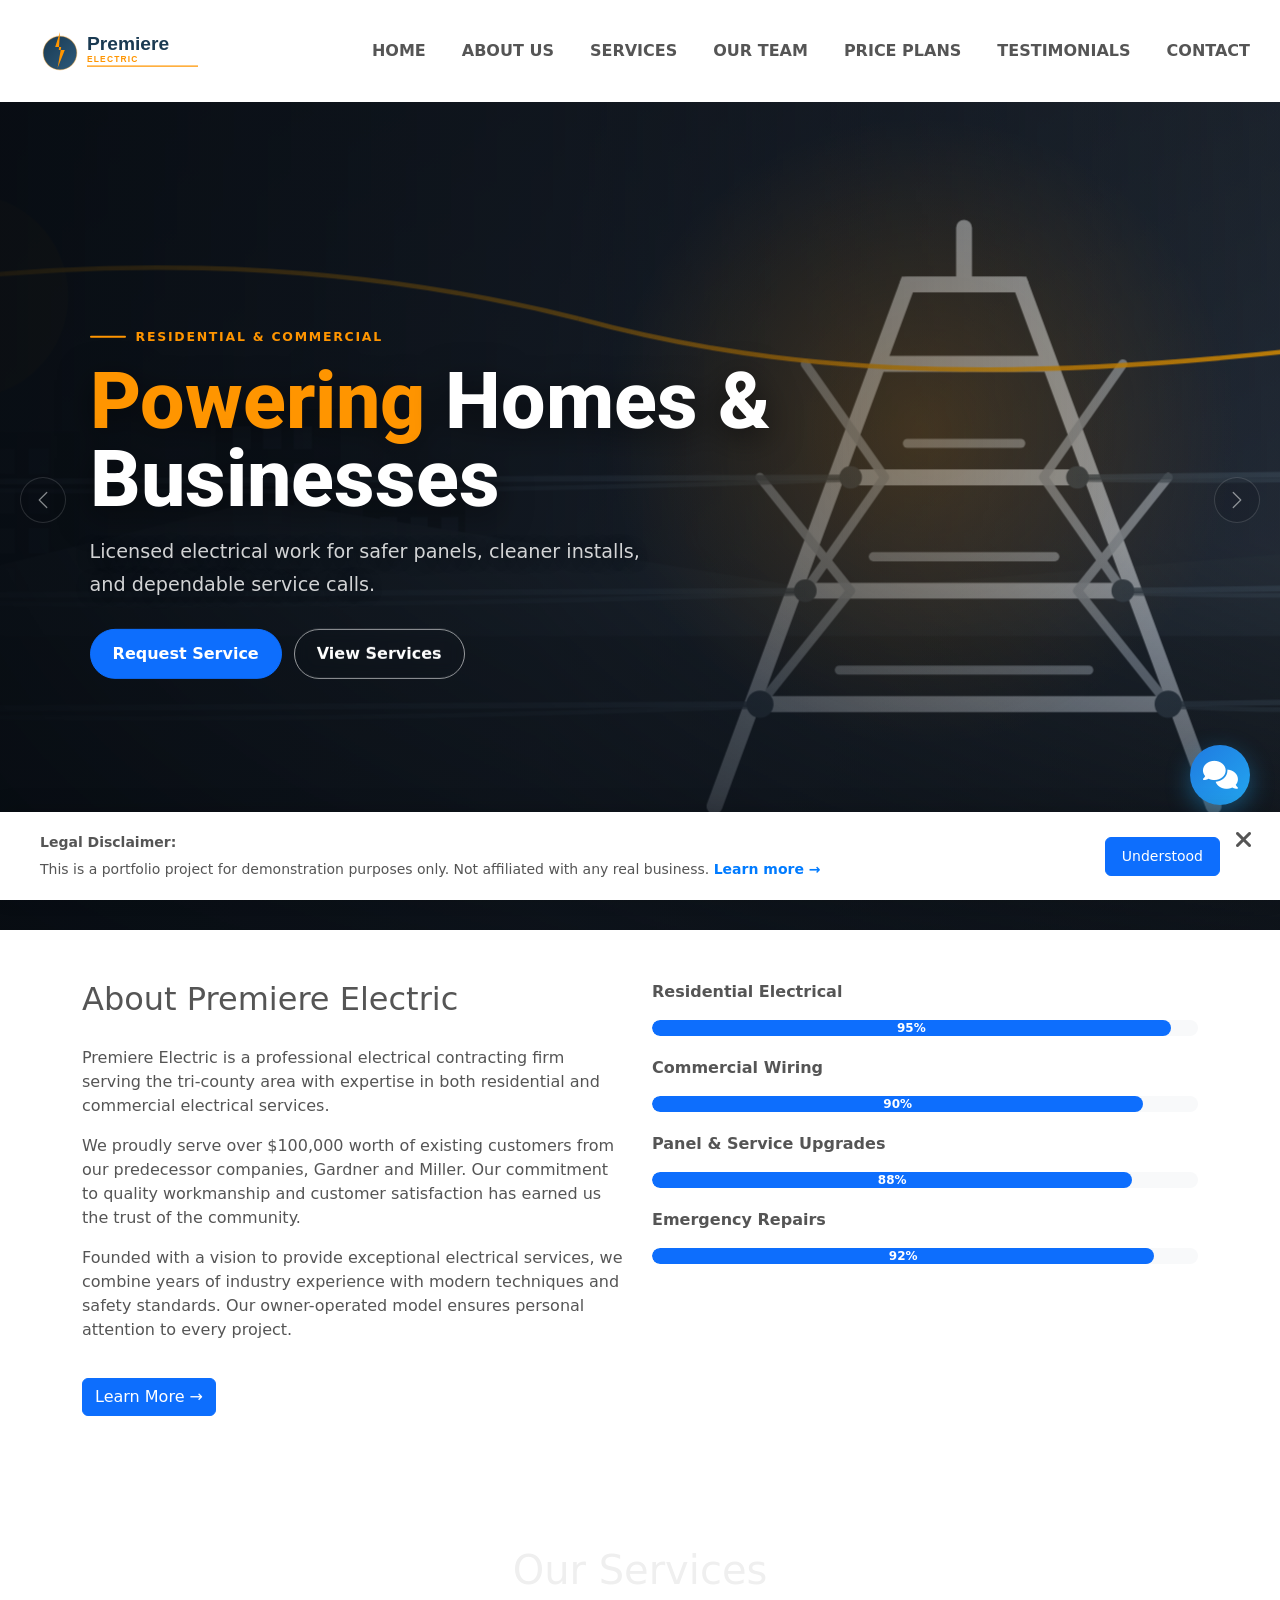
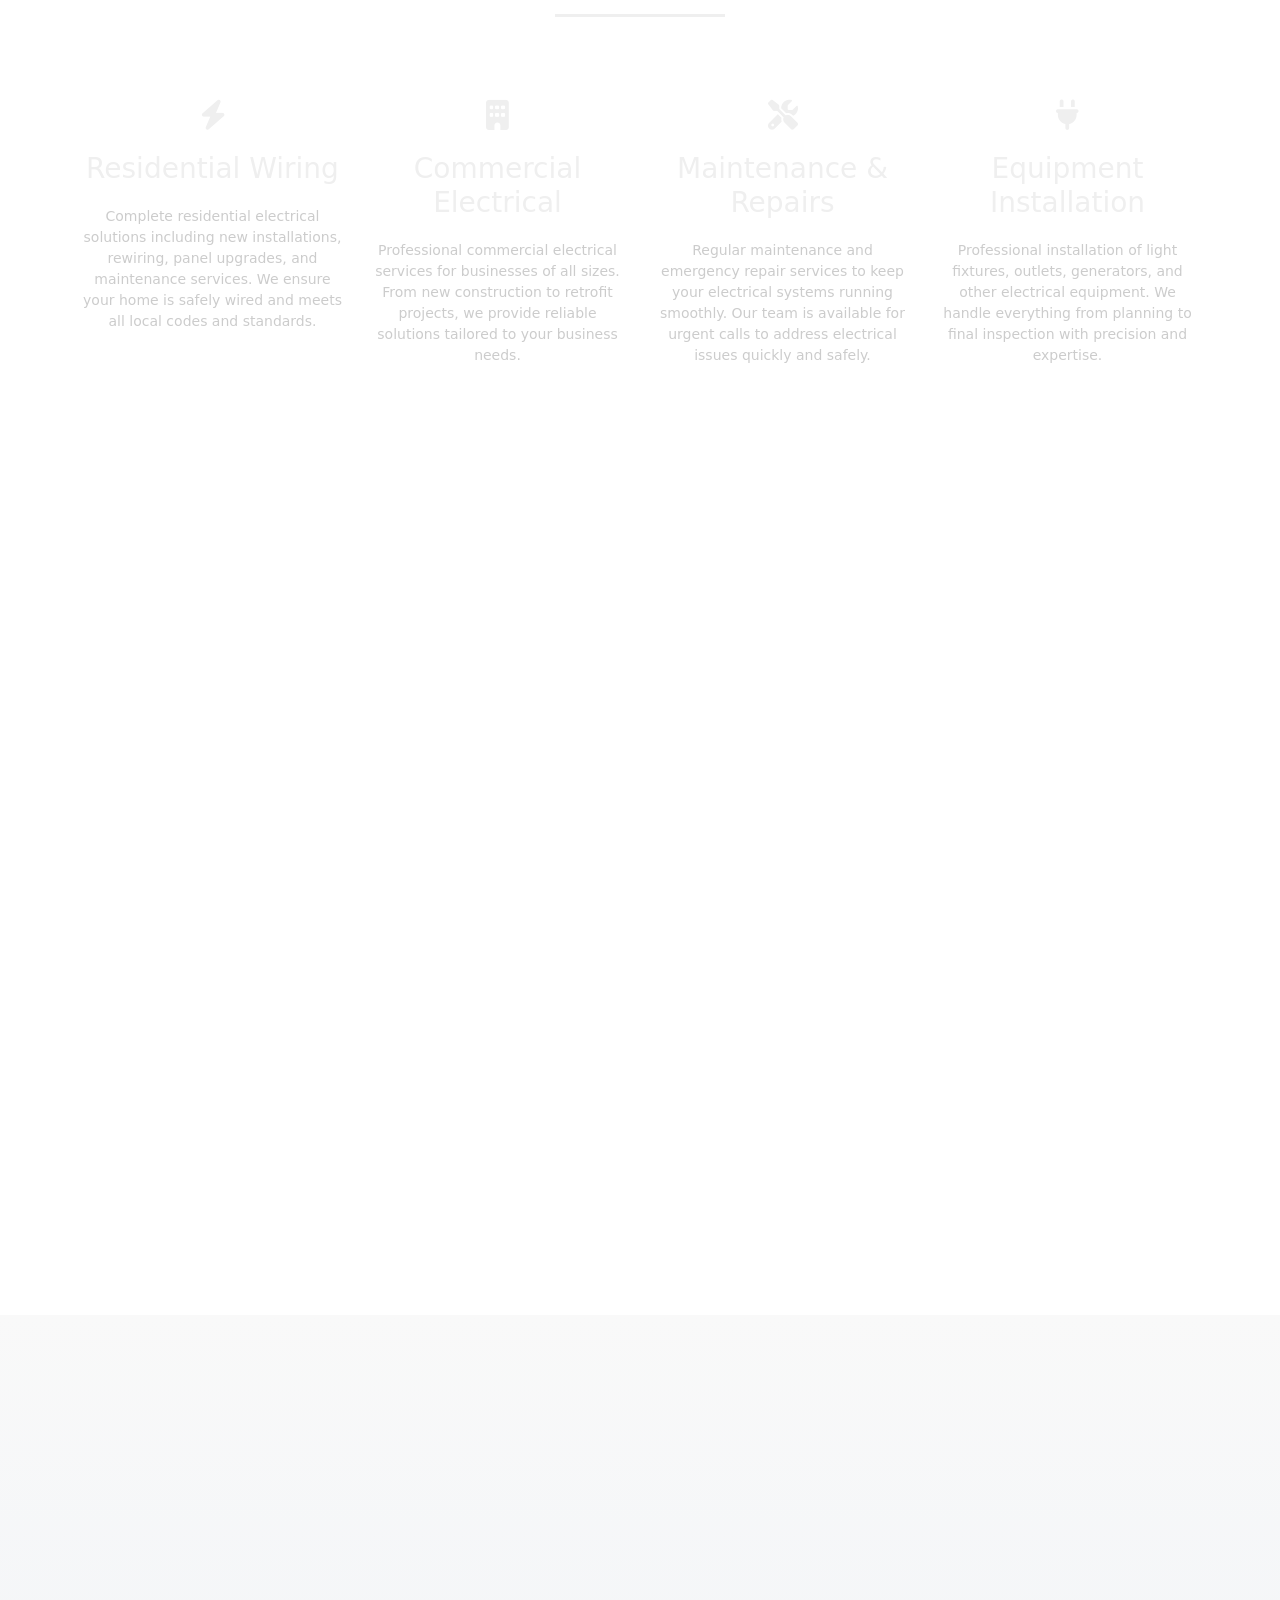
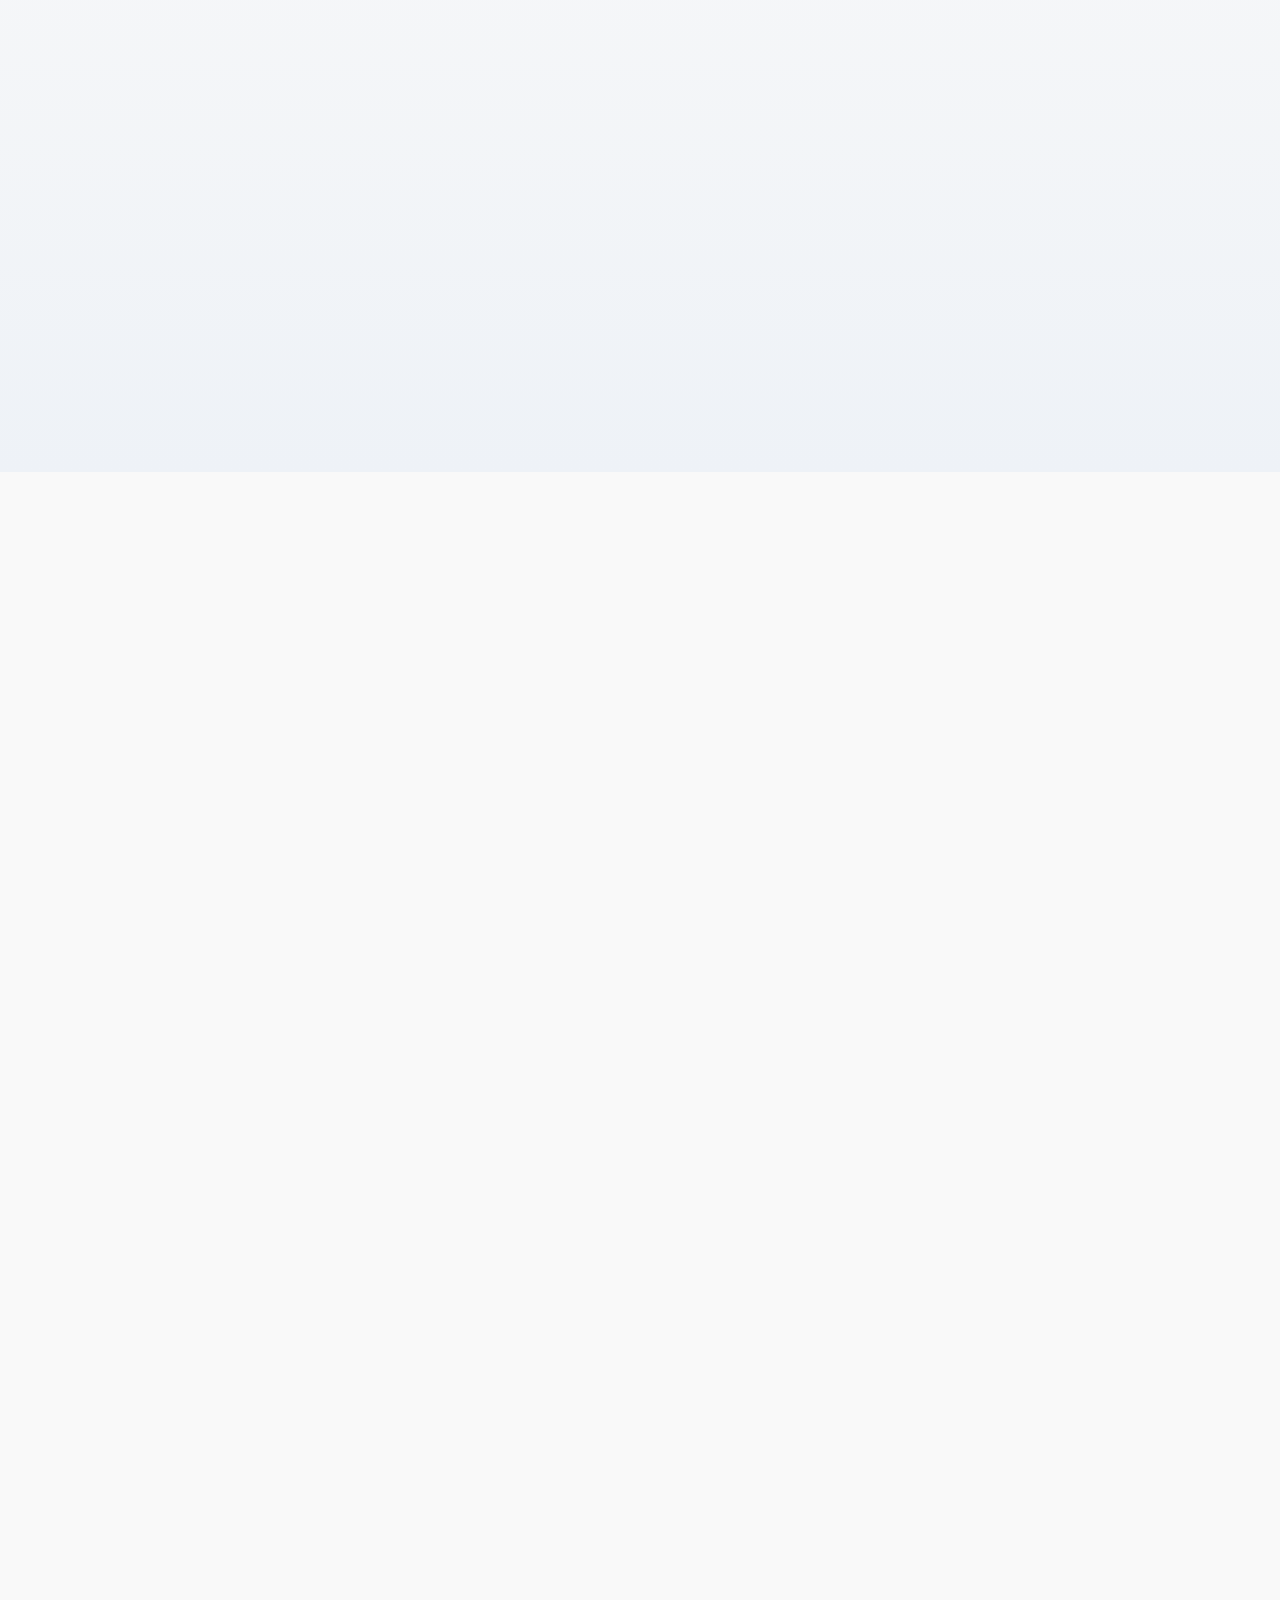
<file: index.html>
<!DOCTYPE html>
<html lang="en">
<head>
    <meta charset="UTF-8">
    <meta name="viewport" content="width=device-width, initial-scale=1.0">
    <meta name="description" content="Premiere Electric - Professional electrical contracting services">
    <meta name="api-base-url" content="https://premiere-electric-production.up.railway.app">
    <meta name="color-scheme" content="light dark">
    <title>Premiere Electric - Professional Electrical Services</title>
    <script>
      document.documentElement.classList.toggle(
        'is-safari',
        /^((?!chrome|android).)*safari/i.test(navigator.userAgent)
      );
    </script>
    <!-- Google Fonts -->
    <link rel="preconnect" href="https://fonts.googleapis.com">
    <link rel="preconnect" href="https://fonts.gstatic.com" crossorigin>
    <link href="https://fonts.googleapis.com/css2?family=Roboto:wght@300;400;500;700;900&display=swap" rel="stylesheet">
    <!-- Bootstrap 5.3.0 -->
    <link href="https://cdn.jsdelivr.net/npm/bootstrap@5.3.0/dist/css/bootstrap.min.css" rel="stylesheet">
    <!-- Font Awesome 6.4.0 -->
    <link rel="stylesheet" href="https://cdnjs.cloudflare.com/ajax/libs/font-awesome/6.4.0/css/all.min.css">
    <link rel="stylesheet" href="main.css">
    <!-- Favicon -->
    <link rel="icon" type="image/svg+xml" href="logos/premiere-electric-favicon.svg">
    <link rel="alternate icon" href="logos/favicon.ico">
</head>
<body>
    <!-----NavigationBar-->
    <section id="nav-bar">
        <nav class="navbar navbar-expand-lg navbar-light sticky-top">
            <div class="container-fluid">
                <a class="navbar-brand" href="#home">
                  <picture>
                    <source srcset="logos/premiere-electric-logo-light.svg" media="(prefers-color-scheme: dark)">
                    <img src="logos/premiere-electric-logo-full.svg" alt="Premiere Electric" height="60">
                  </picture>
                </a>
                <button class="navbar-toggler" type="button" data-bs-toggle="collapse" data-bs-target="#navbarNav" aria-controls="navbarNav" aria-expanded="false" aria-label="Toggle navigation">
                  <span class="navbar-toggler-icon"></span>
                </button>
                <div class="collapse navbar-collapse" id="navbarNav">
                  <ul class="navbar-nav ms-auto">
                    <li class="nav-item">
                      <a class="nav-link" href="#home">HOME</a>
                    </li>
                    <li class="nav-item">
                      <a class="nav-link" href="about.html">ABOUT US</a>
                    </li>
                    <li class="nav-item">
                      <a class="nav-link" href="#services">SERVICES</a>
                    </li>
                    <li class="nav-item">
                        <a class="nav-link" href="#team">OUR TEAM</a>
                    </li>
                    <li class="nav-item">
                        <a class="nav-link" href="#price">PRICE PLANS</a>
                    </li>
                    <li class="nav-item">
                        <a class="nav-link" href="#testimonials">TESTIMONIALS</a>
                    </li>
                    <li class="nav-item">
                      <a class="nav-link" href="#contact">CONTACT</a>
                    </li>
                  </ul>
                </div>
            </div>
          </nav>
    </section>
      <!-------Slider-->
      <div id="home">
        <div id="headerSlider" class="carousel slide hero-slider" data-bs-ride="carousel" data-bs-touch="true">
          <div class="carousel-indicators hero-indicators">
            <button type="button" data-bs-target="#headerSlider" data-bs-slide-to="0" class="active" aria-current="true" aria-label="Powering homes and businesses"></button>
            <button type="button" data-bs-target="#headerSlider" data-bs-slide-to="1" aria-label="Safe licensed electrical work"></button>
            <button type="button" data-bs-target="#headerSlider" data-bs-slide-to="2" aria-label="Smart upgrades and clean installs"></button>
          </div>
          <div class="carousel-inner">
            <div class="carousel-item active">
              <picture>
                <source media="(max-width: 768px)" srcset="image/slider-power-1-mobile.svg">
                <img src="image/slider-power-1.svg" class="d-block w-100 hero-slide-image" alt="Transmission towers powering homes and businesses">
              </picture>
                <div class="carousel-caption">
                  <p class="hero-kicker">Residential & Commercial</p>
                  <h5><span class="accent">Powering</span> Homes & Businesses</h5>
                  <p class="hero-copy">Licensed electrical work for safer panels, cleaner installs, and dependable service calls.</p>
                  <div class="hero-actions">
                    <a href="#contact" class="btn btn-primary">Request Service</a>
                    <a href="#services" class="btn btn-outline-light">View Services</a>
                  </div>
                </div>
                <a href="#about" class="carousel-arrow" title="Learn more about us" aria-label="Learn more about us"><i class="fas fa-chevron-down" aria-hidden="true"></i></a>
            </div>
            <div class="carousel-item">
              <picture>
                <source media="(max-width: 768px)" srcset="image/slider-power-2-mobile.svg">
                <img src="image/slider-power-2.svg" class="d-block w-100 hero-slide-image" alt="Smart meter and digital grid infrastructure">
              </picture>
              <div class="carousel-caption">
                <p class="hero-kicker">Code-Ready Workmanship</p>
                <h5><span class="accent">Safe.</span> Licensed. <span class="accent">On Time.</span></h5>
                <p class="hero-copy">Modern diagnostics and practical planning for projects that need to stay moving.</p>
                <div class="hero-actions">
                  <a href="#contact" class="btn btn-primary">Book a Visit</a>
                  <a href="#price" class="btn btn-outline-light">See Plans</a>
                </div>
              </div>
              <a href="#about" class="carousel-arrow" title="Learn more about us" aria-label="Learn more about us"><i class="fas fa-chevron-down" aria-hidden="true"></i></a>
            </div>
            <div class="carousel-item">
              <picture>
                <source media="(max-width: 768px)" srcset="image/slider-power-3-mobile.svg">
                <img src="image/slider-power-3.svg" class="d-block w-100 hero-slide-image" alt="Wind turbines generating renewable energy">
              </picture>
              <div class="carousel-caption">
                <p class="hero-kicker">Future-Ready Electrical</p>
                <h5><span class="accent">Smart</span> Upgrades, <span class="accent">Clean</span> Installs</h5>
                <p class="hero-copy">Efficient wiring, equipment installs, and upgrade paths designed around real property needs.</p>
                <div class="hero-actions">
                  <a href="#services" class="btn btn-primary">Explore Work</a>
                  <a href="about.html" class="btn btn-outline-light">About Us</a>
                </div>
              </div>
              <a href="#about" class="carousel-arrow" title="Learn more about us" aria-label="Learn more about us"><i class="fas fa-chevron-down" aria-hidden="true"></i></a>
            </div>
          </div>
          <button class="carousel-control-prev" type="button" data-bs-target="#headerSlider" data-bs-slide="prev">
            <span class="carousel-control-prev-icon" aria-hidden="true"></span>
            <span class="visually-hidden">Previous</span>
          </button>
          <button class="carousel-control-next" type="button" data-bs-target="#headerSlider" data-bs-slide="next">
            <span class="carousel-control-next-icon" aria-hidden="true"></span>
            <span class="visually-hidden">Next</span>
          </button>
        </div>        
      </div>
        <!-----About-->
        <section id="about">
          <div class="container">
            <div class="row">
              <div class="col-md-6">
                <h2 data-reveal>About Premiere Electric</h2>
                <div class="about-content" data-reveal data-reveal-delay="100">
                  <p>Premiere Electric is a professional electrical contracting firm serving the tri-county area with expertise in both residential and commercial electrical services.</p>
                  <p>We proudly serve over $100,000 worth of existing customers from our predecessor companies, Gardner and Miller. Our commitment to quality workmanship and customer satisfaction has earned us the trust of the community.</p>
                  <p>Founded with a vision to provide exceptional electrical services, we combine years of industry experience with modern techniques and safety standards. Our owner-operated model ensures personal attention to every project.</p>
                </div>
                <a href="about.html" class="btn btn-primary" data-reveal data-reveal-delay="200">Learn More →</a>
              </div>
              <div class="col-md-6 skills-bar" data-reveal data-reveal-delay="300">
                <p>Residential Electrical</p>
                <div class="progress">
                  <div class="progress-bar progress-95">95%</div>
                </div>
                <p>Commercial Wiring</p>
                <div class="progress">
                  <div class="progress-bar progress-90">90%</div>
                </div>
                <p>Panel & Service Upgrades</p>
                <div class="progress">
                  <div class="progress-bar progress-88">88%</div>
                </div>
                <p>Emergency Repairs</p>
                <div class="progress">
                  <div class="progress-bar progress-92">92%</div>
                </div>
              </div>
            </div>
          </div>
        </section>
        <!--------Services-->
        <section id="services">
          <div class="container">
            <h1 data-reveal>Our Services</h1>
            <div class="row services">
              <div class="col-md-3 text-center" data-reveal>
                <div class="icon">
                  <i class="fas fa-bolt"></i>
                </div>
                <h3>Residential Wiring</h3>
                <p>
                  Complete residential electrical solutions including new installations, rewiring, panel upgrades, and maintenance services. We ensure your home is safely wired and meets all local codes and standards.
                </p>
              </div>
              <div class="col-md-3 text-center" data-reveal data-reveal-delay="100">
                <div class="icon">
                  <i class="fas fa-building"></i>
                </div>
                <h3>Commercial Electrical</h3>
                <p>
                  Professional commercial electrical services for businesses of all sizes. From new construction to retrofit projects, we provide reliable solutions tailored to your business needs.
                </p>
              </div>
              <div class="col-md-3 text-center" data-reveal data-reveal-delay="200">
                <div class="icon">
                  <i class="fas fa-tools"></i>
                </div>
                <h3>Maintenance & Repairs</h3>
                <p>
                  Regular maintenance and emergency repair services to keep your electrical systems running smoothly. Our team is available for urgent calls to address electrical issues quickly and safely.
                </p>
              </div>
              <div class="col-md-3 text-center" data-reveal data-reveal-delay="300">
                <div class="icon">
                  <i class="fas fa-plug"></i>
                </div>
                <h3>Equipment Installation</h3>
                <p>
                  Professional installation of light fixtures, outlets, generators, and other electrical equipment. We handle everything from planning to final inspection with precision and expertise.
                </p>
              </div>
            </div>
          </div>
        </section>
        <!--------Team Members-->
        <section id="team">
          <div class="container">
            <h1 data-reveal>Our Team</h1>
            <div class="row">
              <div class="col-md-4 profile-pic text-center" data-reveal>
                <div class="img-box">
                  <img src="logos/team-robin.svg" class="img-fluid" alt="Robin Henderson - CEO">
                  <ul>
                    <li><a href="#" title="Visit Facebook"><i class="fab fa-facebook"></i></a></li>
                    <li><a href="#" title="Visit Twitter"><i class="fab fa-twitter"></i></a></li>
                    <li><a href="#" title="Visit LinkedIn"><i class="fab fa-linkedin"></i></a></li>
                  </ul>
                </div>
                <h2>Robin Henderson</h2>
                <h3>Founder & CEO</h3>
                <p>Experienced electrical contractor with over 15 years in the industry, leading Premiere Electric with dedication to quality and customer service.</p>
              </div>
              <div class="col-md-4 profile-pic text-center" data-reveal data-reveal-delay="100">
                <div class="img-box">
                  <img src="logos/team-james.svg" class="img-fluid" alt="James Martinez - Operations">
                  <ul>
                    <li><a href="#" title="Visit Facebook"><i class="fab fa-facebook"></i></a></li>
                    <li><a href="#" title="Visit Twitter"><i class="fab fa-twitter"></i></a></li>
                    <li><a href="#" title="Visit LinkedIn"><i class="fab fa-linkedin"></i></a></li>
                  </ul>
                </div>
                <h2>James Martinez</h2>
                <h3>Operations Manager</h3>
                <p>Manages day-to-day operations and ensures every project meets our high standards for safety and customer satisfaction.</p>
              </div>
              <div class="col-md-4 profile-pic text-center" data-reveal data-reveal-delay="200">
                <div class="img-box">
                  <img src="logos/team-michael.svg" class="img-fluid" alt="Michael Thompson - Lead Tech">
                  <ul>
                    <li><a href="#" title="Visit Facebook"><i class="fab fa-facebook"></i></a></li>
                    <li><a href="#" title="Visit Twitter"><i class="fab fa-twitter"></i></a></li>
                    <li><a href="#" title="Visit LinkedIn"><i class="fab fa-linkedin"></i></a></li>
                  </ul>
                </div>
                <h2>Michael Thompson</h2>
                <h3>Lead Technician</h3>
                <p>Certified electrician with 12 years of experience handling complex commercial and residential projects with expertise and precision.</p>
              </div>
            </div>
          </div>
        </section>
        <!--------promo-->
        <section id="promo">
          <div class="container">
            <p data-reveal>Ready for Professional Electrical Services?</p>
            <a href="#contact" class="btn btn-primary" data-reveal data-reveal-delay="150">Contact Us Today</a>
          </div>
        </section>
        <!--------Price Plans-->
        <section id="price">
          <div class="container">
            <h1 data-reveal>Price Plans</h1>
            <div class="row">
              <div class="col-md-4" data-reveal>
                <div class="single-price">
                  <div class="price-head">
                    <h2>Basic</h2>
                    <p>$99/<span>month</span></p>
                  </div>
                  <div class="price-content">
                    <ul>
                      <li><i class="fas fa-circle-check"></i>Emergency Callouts</li>
                      <li><i class="fas fa-circle-check"></i>Basic Repairs</li>
                      <li><i class="fas fa-circle-check"></i>Annual Inspection</li>
                      <li><i class="fas fa-circle-xmark"></i>Scheduled Maintenance</li>
                      <li><i class="fas fa-circle-xmark"></i>Priority Support</li>
                    </ul>
                  </div>
                  <div class="price-button">
                    <a class="buy-btn" href="#contact">Get Started</a>
                  </div>
                </div>
              </div>
              <div class="col-md-4" data-reveal data-reveal-delay="100">
                <div class="single-price">
                  <div class="price-head">
                    <h2>Professional</h2>
                    <p>$199/<span>month</span></p>
                  </div>
                  <div class="price-content">
                    <ul>
                      <li><i class="fas fa-circle-check"></i>Emergency Callouts</li>
                      <li><i class="fas fa-circle-check"></i>All Repairs & Upgrades</li>
                      <li><i class="fas fa-circle-check"></i>Quarterly Maintenance</li>
                      <li><i class="fas fa-circle-check"></i>Scheduled Maintenance</li>
                      <li><i class="fas fa-circle-xmark"></i>Priority Support</li>
                    </ul>
                  </div>
                  <div class="price-button">
                    <a class="buy-btn" href="#contact">Get Started</a>
                  </div>
                </div>
              </div>
              <div class="col-md-4" data-reveal data-reveal-delay="200">
                <div class="single-price">
                  <div class="price-head">
                    <h2>Premium</h2>
                    <p>$299/<span>month</span></p>
                  </div>
                  <div class="price-content">
                    <ul>
                      <li><i class="fas fa-circle-check"></i>24/7 Emergency Support</li>
                      <li><i class="fas fa-circle-check"></i>All Repairs & Upgrades</li>
                      <li><i class="fas fa-circle-check"></i>Monthly Maintenance</li>
                      <li><i class="fas fa-circle-check"></i>Dedicated Account Manager</li>
                      <li><i class="fas fa-circle-check"></i>Priority Support</li>
                    </ul>
                  </div>
                  <div class="price-button">
                    <a class="buy-btn" href="#contact">Get Started</a>
                  </div>
                </div>
              </div>
            </div>
          </div>
        </section>
        <!--------Testimonials-->
        <section id="testimonials">
          <div class="container">
            <h1 data-reveal>What Our Clients Say</h1>
            <div class="row">
              <div class="col-md-4 testimonial" data-reveal>
                <div class="testimonial-content">
                  <p>"Premiere Electric completed my home renovation wiring on schedule and within budget. Highly professional and responsive team!"</p>
                  <div class="rating">
                    <i class="fas fa-star"></i>
                    <i class="fas fa-star"></i>
                    <i class="fas fa-star"></i>
                    <i class="fas fa-star"></i>
                    <i class="fas fa-star"></i>
                  </div>
                  <h4>Sarah Johnson</h4>
                  <p class="client-title">Homeowner</p>
                </div>
              </div>
              <div class="col-md-4 testimonial" data-reveal data-reveal-delay="100">
                <div class="testimonial-content">
                  <p>"Outstanding commercial electrical work. They provided excellent service and attention to detail for our office construction."</p>
                  <div class="rating">
                    <i class="fas fa-star"></i>
                    <i class="fas fa-star"></i>
                    <i class="fas fa-star"></i>
                    <i class="fas fa-star"></i>
                    <i class="fas fa-star"></i>
                  </div>
                  <h4>David Chen</h4>
                  <p class="client-title">Business Owner</p>
                </div>
              </div>
              <div class="col-md-4 testimonial" data-reveal data-reveal-delay="200">
                <div class="testimonial-content">
                  <p>"Fast response to my emergency electrical issue. Professional, knowledgeable, and fair pricing. We're extremely satisfied and highly recommend!"</p>
                  <div class="rating">
                    <i class="fas fa-star"></i>
                    <i class="fas fa-star"></i>
                    <i class="fas fa-star"></i>
                    <i class="fas fa-star"></i>
                    <i class="fas fa-star"></i>
                  </div>
                  <h4>Emily Rodriguez</h4>
                  <p class="client-title">Business Manager</p>
                </div>
              </div>
            </div>
          </div>
        </section>
        <!--------Contact Form-->
        <section id="contact">
          <div class="container">
            <h1 data-reveal>Get in Touch</h1>
            <div class="row">
              <div class="col-md-8 offset-md-2" data-reveal>
                <form id="contactForm">
                  <div class="row">
                    <div class="col-md-6 mb-3">
                      <label for="fullName" class="form-label">Full Name</label>
                      <input type="text" class="form-control" id="fullName" name="fullName" required minlength="2" maxlength="100">
                    </div>
                    <div class="col-md-6 mb-3">
                      <label for="email" class="form-label">Email Address</label>
                      <input type="email" class="form-control" id="email" name="email" required>
                    </div>
                  </div>
                  <div class="row">
                    <div class="col-md-6 mb-3">
                      <label for="phone" class="form-label">Phone Number</label>
                      <input type="tel" class="form-control" id="phone" name="phone" placeholder="XXX-XXX-XXXX">
                    </div>
                    <div class="col-md-6 mb-3">
                      <label for="serviceCategory" class="form-label">Service Category</label>
                      <select class="form-select" id="serviceCategory" name="serviceCategory">
                        <option value="">Select a service</option>
                        <option value="residential">Residential Wiring</option>
                        <option value="commercial">Commercial Electrical</option>
                        <option value="maintenance">Maintenance & Repairs</option>
                        <option value="equipment">Equipment Installation</option>
                        <option value="other">Other</option>
                      </select>
                    </div>
                  </div>
                  <div class="mb-3">
                    <label for="subject" class="form-label">Subject</label>
                    <input type="text" class="form-control" id="subject" name="subject" required minlength="5" maxlength="150">
                  </div>
                  <div class="mb-3">
                    <label for="message" class="form-label">Message</label>
                    <textarea class="form-control" id="message" name="message" rows="5" required minlength="10" maxlength="5000"></textarea>
                  </div>
                  <div class="mb-3">
                    <label class="form-label">Preferred Contact Method</label>
                    <div class="form-check">
                      <input class="form-check-input" type="radio" name="preferredContact" id="contactEmail" value="email">
                      <label class="form-check-label" for="contactEmail">Email</label>
                    </div>
                    <div class="form-check">
                      <input class="form-check-input" type="radio" name="preferredContact" id="contactPhone" value="phone">
                      <label class="form-check-label" for="contactPhone">Phone</label>
                    </div>
                  </div>
                  <button type="submit" class="btn btn-primary">Send Message</button>
                </form>
                <div id="formResponse"></div>
              </div>
            </div>
          </div>
        </section>
        <!--------Footer-->
        <footer id="footer">
          <div class="container">
            <div class="row">
              <div class="col-md-4" data-reveal>
                <h5>About Premiere Electric</h5>
                <p>Professional electrical contracting services serving the tri-county area with quality workmanship and customer satisfaction.</p>
                <div class="social-icons">
                  <a href="#" title="Visit Facebook"><i class="fab fa-facebook"></i></a>
                  <a href="#" title="Visit Twitter"><i class="fab fa-twitter"></i></a>
                  <a href="#" title="Visit LinkedIn"><i class="fab fa-linkedin"></i></a>
                  <a href="#" title="Visit Instagram"><i class="fab fa-instagram"></i></a>
                </div>
              </div>
              <div class="col-md-4" data-reveal data-reveal-delay="100">
                <h5>Quick Links</h5>
                <ul>
                  <li><a href="#home">Home</a></li>
                  <li><a href="#services">Services</a></li>
                  <li><a href="#team">Our Team</a></li>
                  <li><a href="#contact">Contact Us</a></li>
                  <li><a href="disclaimer.html">Disclaimer</a></li>
                </ul>
              </div>
              <div class="col-md-4" data-reveal data-reveal-delay="200">
                <h5>Contact Info</h5>
                <p><strong>Phone:</strong> (555) 123-4567</p>
                <p><strong>Email:</strong> info@premierelectric.com</p>
                <p><strong>Hours:</strong> Mon-Fri 8AM-6PM</p>
              </div>
            </div>
            <div class="row footer-bottom">
              <div class="col-12 text-center" data-reveal data-reveal-delay="300">
                <p>&copy; 2026 Premiere Electric. All rights reserved.</p>
              </div>
            </div>
          </div>
        </footer>

    <!-- Chatbot Button -->
    <button id="chatbot-toggle" class="chatbot-toggle" title="Open Chat" aria-label="Open Chat">
      <i class="fas fa-comments"></i>
    </button>

    <!-- Chatbot Modal -->
    <div id="chatbot-modal" class="chatbot-modal">
      <div class="chatbot-header">
        <h5><i class="fas fa-bolt"></i> Premiere Electric Assistant</h5>
        <button id="chatbot-close" class="chatbot-close" title="Close Chat" aria-label="Close Chat">
          <i class="fas fa-times"></i>
        </button>
      </div>
      <div class="chatbot-body" id="chatbot-body">
        <div class="chat-message bot-message">
          <div class="message-content">
            <p>Hi! I'm the Premiere Electric virtual assistant. How can I help you today?</p>
          </div>
        </div>
      </div>
      <div id="chatbot-suggestions" class="chatbot-suggestions"></div>
      <div class="chatbot-footer">
        <input type="text" id="chatbot-input" class="chatbot-input" placeholder="Type your message..." />
        <button id="chatbot-send" class="chatbot-send" title="Send Message">
          <i class="fas fa-paper-plane"></i>
        </button>
      </div>
    </div>

    <!-- Bootstrap 5.3.0 JS -->
    <script src="https://cdn.jsdelivr.net/npm/bootstrap@5.3.0/dist/js/bootstrap.bundle.min.js"></script>
    
    <!-- Reveal Animations (Optimized) -->
    <script>
      const prefersReducedMotion = window.matchMedia('(prefers-reduced-motion: reduce)').matches;

      if (prefersReducedMotion || !('IntersectionObserver' in window)) {
        document.querySelectorAll('[data-reveal]').forEach((el) => el.classList.add('is-visible'));
      } else {
        const observer = new IntersectionObserver(
          (entries) => {
            entries.forEach((entry) => {
              if (entry.isIntersecting) {
                entry.target.classList.add('is-visible');
                observer.unobserve(entry.target);
              }
            });
          },
          { threshold: 0.15, rootMargin: '50px 0px 0px 0px' }
        );

        document.querySelectorAll('[data-reveal]').forEach((element) => {
          const delay = element.getAttribute('data-reveal-delay');
          if (delay) element.style.setProperty('--reveal-delay', `${delay}ms`);
          observer.observe(element);
        });
      }
    </script>

    <!-- Chatbot Handler -->
    <script>
      // Always use Railway backend, fallback to local responses if unavailable
      const apiBaseUrl = (() => {
        const meta = document.querySelector('meta[name="api-base-url"]');
        const value = meta?.content?.trim() || '';
        return value.replace(/\/+$/, '');
      })();

      function buildApiUrl(path) {
        const normalizedPath = path.startsWith('/') ? path : `/${path}`;
        return `${apiBaseUrl}${normalizedPath}`;
      }

      window.buildApiUrl = buildApiUrl;

      // Chatbot toggle
      const chatbotToggle = document.getElementById('chatbot-toggle');
      const chatbotModal = document.getElementById('chatbot-modal');
      const chatbotClose = document.getElementById('chatbot-close');
      const chatbotInput = document.getElementById('chatbot-input');
      const chatbotSend = document.getElementById('chatbot-send');
      const chatbotBody = document.getElementById('chatbot-body');
      const chatbotSuggestions = document.getElementById('chatbot-suggestions');

      chatbotToggle.addEventListener('click', () => {
        chatbotModal.classList.add('active');
        chatbotToggle.style.display = 'none';
        chatbotInput.focus();
        // Show initial suggestions
        displaySuggestions([
          { label: "View Services", value: "What services do you offer?" },
          { label: "Get Pricing", value: "What are your prices?" },
          { label: "Contact Us", value: "How do I contact you?" }
        ]);
      });

      chatbotClose.addEventListener('click', () => {
        chatbotModal.classList.remove('active');
        chatbotToggle.style.display = 'flex';
      });

      function addMessage(message, isBot = false) {
        const messageDiv = document.createElement('div');
        messageDiv.className = `chat-message ${isBot ? 'bot-message' : 'user-message'}`;
        messageDiv.innerHTML = `
          <div class="message-content">
            <p>${message}</p>
          </div>
        `;
        chatbotBody.appendChild(messageDiv);
        chatbotBody.scrollTop = chatbotBody.scrollHeight;
      }

      function displaySuggestions(suggestions) {
        // Clear existing suggestions
        chatbotSuggestions.innerHTML = '';

        if (!suggestions || suggestions.length === 0) {
          return;
        }

        // Create suggestion chips
        suggestions.forEach(suggestion => {
          const chip = document.createElement('button');
          chip.className = 'suggestion-chip';
          // Handle both string format and object format {label, value}
          const displayText = typeof suggestion === 'string' ? suggestion : suggestion.label;
          const actionValue = typeof suggestion === 'string' ? suggestion : suggestion.value;

          chip.textContent = displayText;
          chip.addEventListener('click', () => {
            chatbotInput.value = actionValue;
            sendMessage();
          });
          chatbotSuggestions.appendChild(chip);
        });
      }

      function getBotResponse(userMessage) {
        const message = userMessage.toLowerCase();

        // Always try Railway backend first
        return fetch(buildApiUrl('/api/chat/message'), {
          method: 'POST',
          headers: {
            'Content-Type': 'application/json',
          },
          body: JSON.stringify({
            message: userMessage,
            sessionId: sessionStorage.getItem('chatSessionId'),
            userContext: window.location.pathname
          })
        })
        .then(response => {
          if (!response.ok) {
            throw new Error(`HTTP error! status: ${response.status}`);
          }
          return response.json();
        })
        .then(data => {
          if (data.success && data.sessionId) {
            sessionStorage.setItem('chatSessionId', data.sessionId);
          }
          return {
            message: data.botResponse || data.message,
            suggestions: data.suggestedActions || []
          };
        })
        .catch(error => {
          // If Railway is unavailable, use fallback responses
          return {
            message: getFallbackResponse(message),
            suggestions: getDefaultSuggestions(message)
          };
        });
      }

      function getFallbackResponse(message) {

        if (message.includes('service') || message.includes('what do you do')) {
          return "We offer residential wiring, commercial electrical work, maintenance & repairs, and equipment installation. Would you like more details about any specific service?";
        } else if (message.includes('price') || message.includes('cost') || message.includes('quote')) {
          return "Our pricing varies by service. For a detailed quote, please fill out our contact form or call us at (555) 123-4567. We offer free estimates!";
        } else if (message.includes('emergency') || message.includes('urgent')) {
          return "For emergencies, call us directly at (555) 123-4567. We offer 24/7 emergency support for urgent electrical issues.";
        } else if (message.includes('hours') || message.includes('open')) {
          return "We're open Monday-Friday, 8AM-6PM. Emergency services are available 24/7. How can we help you?";
        } else if (message.includes('contact') || message.includes('reach')) {
          return "You can reach us at (555) 123-4567 or email info@premierelectric.com. You can also fill out our contact form below!";
        } else if (message.includes('hello') || message.includes('hi')) {
          return "Hello! How can I assist you with your electrical needs today?";
        } else if (message.includes('thank')) {
          return "You're welcome! Feel free to reach out if you have any other questions.";
        } else {
          return "I'd be happy to help! You can ask me about our services, pricing, hours, or how to contact us. What would you like to know?";
        }
      }

      function getDefaultSuggestions(message) {
        // Return contextual suggestions based on the message
        if (message.includes('service') || message.includes('what do you do')) {
          return [
            { label: "Get Pricing", value: "What are your prices?" },
            { label: "Emergency Services", value: "Do you offer emergency services?" },
            { label: "Hours", value: "What are your hours?" }
          ];
        } else if (message.includes('price') || message.includes('cost') || message.includes('quote')) {
          return [
            { label: "View Services", value: "Tell me about your services" },
            { label: "Contact Us", value: "How do I contact you?" },
            { label: "Free Estimates", value: "Do you offer free estimates?" }
          ];
        } else if (message.includes('emergency') || message.includes('urgent')) {
          return [
            { label: "Hours", value: "What are your hours?" },
            { label: "Get Quote", value: "Get a quote" },
            { label: "View Services", value: "What services do you offer?" }
          ];
        } else if (message.includes('hello') || message.includes('hi')) {
          return [
            { label: "View Services", value: "What services do you offer?" },
            { label: "Get Pricing", value: "What are your prices?" },
            { label: "Contact Us", value: "How do I contact you?" }
          ];
        } else {
          return [
            { label: "View Services", value: "What services do you offer?" },
            { label: "Get Pricing", value: "What are your prices?" },
            { label: "Contact Info", value: "Contact information" }
          ];
        }
      }

      function sendMessage() {
        const message = chatbotInput.value.trim();
        if (message === '') return;

        addMessage(message, false);
        chatbotInput.value = '';

        // Clear suggestions when user sends a message
        chatbotSuggestions.innerHTML = '';

        // Show typing indicator
        const typingDiv = document.createElement('div');
        typingDiv.className = 'chat-message bot-message typing-indicator';
        typingDiv.innerHTML = '<div class="message-content"><p>...</p></div>';
        chatbotBody.appendChild(typingDiv);
        chatbotBody.scrollTop = chatbotBody.scrollHeight;

        getBotResponse(message).then(response => {
          // Remove typing indicator
          typingDiv.remove();
          addMessage(response.message, true);
          displaySuggestions(response.suggestions);
        });
      }

      chatbotSend.addEventListener('click', sendMessage);
      chatbotInput.addEventListener('keypress', (e) => {
        if (e.key === 'Enter') {
          sendMessage();
        }
      });
    </script>

    <!-- Contact Form Handler -->
    <script>
      document.getElementById('contactForm').addEventListener('submit', async (e) => {
        e.preventDefault();
        
        const formData = {
          fullName: document.getElementById('fullName').value,
          email: document.getElementById('email').value,
          phoneNumber: document.getElementById('phone').value,
          subject: document.getElementById('subject').value,
          message: document.getElementById('message').value,
          serviceCategory: document.getElementById('serviceCategory').value,
          preferredContact: document.querySelector('input[name="preferredContact"]:checked')?.value
        };

        try {
          const apiUrl = window.buildApiUrl ? window.buildApiUrl('/api/contact/submit') : '/api/contact/submit';
          const response = await fetch(apiUrl, {
            method: 'POST',
            headers: {
              'Content-Type': 'application/json',
            },
            body: JSON.stringify(formData)
          });

          const result = await response.json();
          const formResponseDiv = document.getElementById('formResponse');

          if (result.success) {
            formResponseDiv.innerHTML = `
              <div class="alert alert-success mt-3">
                ${result.message}<br>
                <small>Ticket ID: ${result.ticketId}</small>
              </div>
            `;
            document.getElementById('contactForm').reset();
          } else {
            formResponseDiv.innerHTML = `
              <div class="alert alert-danger mt-3">
                <strong>Error:</strong> ${result.message || 'Failed to submit form. Please try again.'}
              </div>
            `;
          }
        } catch (error) {
          document.getElementById('formResponse').innerHTML = `
            <div class="alert alert-danger mt-3">
              Error submitting form: ${error.message}
            </div>
          `;
        }
      });
    </script>

    <!-- Disclaimer Modal -->
    <div id="disclaimer-modal" class="disclaimer-modal">
      <div class="disclaimer-modal-content">
        <div class="disclaimer-body">
          <p><strong>Legal Disclaimer:</strong></p>
          <p>This is a portfolio project for demonstration purposes only. Not affiliated with any real business. <a href="disclaimer.html" class="disclaimer-link"><strong>Learn more →</strong></a></p>
        </div>
        <div class="disclaimer-footer">
          <button id="disclaimer-accept" class="btn btn-primary">Understood</button>
        </div>
        <button class="disclaimer-close" id="disclaimer-close" title="Close" aria-label="Close">
          <i class="fas fa-times"></i>
        </button>
      </div>
    </div>

    <!-- Disclaimer Modal Handler -->
    <script>
      const disclaimerModal = document.getElementById('disclaimer-modal');
      const disclaimerClose = document.getElementById('disclaimer-close');
      const disclaimerAccept = document.getElementById('disclaimer-accept');

      function showDisclaimerModal() {
        if (!localStorage.getItem('disclaimer-acknowledged')) {
          disclaimerModal.classList.add('active');
          adjustChatbotPosition();
        }
      }

      function hideDisclaimerModal() {
        disclaimerModal.classList.remove('active');
        resetChatbotPosition();
        localStorage.setItem('disclaimer-acknowledged', 'true');
      }

      function adjustChatbotPosition() {
        const chatbot = document.getElementById('chatbot-toggle');
        if (chatbot) {
          chatbot.style.bottom = '95px';
        }
      }

      function resetChatbotPosition() {
        const chatbot = document.getElementById('chatbot-toggle');
        if (chatbot) {
          chatbot.style.bottom = '30px';
        }
      }

      disclaimerClose.addEventListener('click', hideDisclaimerModal);
      disclaimerAccept.addEventListener('click', hideDisclaimerModal);

      // Show modal on page load if not previously acknowledged
      window.addEventListener('load', () => {
        setTimeout(showDisclaimerModal, 500);
      });
    </script>

    <!-- Cursor Trail Effect (Optimized) -->
    <script>
      const canRunCursorTrail =
        !document.documentElement.classList.contains('is-safari') &&
        window.matchMedia('(pointer: fine)').matches &&
        !window.matchMedia('(prefers-reduced-motion: reduce)').matches;

      if (canRunCursorTrail) {
        const trailNodes = Array.from({ length: 6 }, () => {
          const node = document.createElement('div');
          node.className = 'cursor-trail is-fading';
          document.body.appendChild(node);
          return node;
        });
        let activeTrailIndex = 0;
        let lastX = 0;
        let lastY = 0;
        let pendingMouseEvent = null;
        let ticking = false;

        function paintCursorTrail(e) {
          const dx = e.clientX - lastX;
          const dy = e.clientY - lastY;
          if (Math.hypot(dx, dy) < 22) return;

          const node = trailNodes[activeTrailIndex];
          activeTrailIndex = (activeTrailIndex + 1) % trailNodes.length;
          node.style.left = `${e.clientX}px`;
          node.style.top = `${e.clientY}px`;
          node.classList.remove('is-fading');
          node.classList.add('is-active');

          window.setTimeout(() => {
            node.classList.remove('is-active');
            node.classList.add('is-fading');
          }, 90);

          lastX = e.clientX;
          lastY = e.clientY;
        }

        document.addEventListener('mousemove', (e) => {
          pendingMouseEvent = e;
          if (ticking) return;

          ticking = true;
          requestAnimationFrame(() => {
            paintCursorTrail(pendingMouseEvent);
            ticking = false;
          });
        }, { passive: true });
      }
    </script>
</body>
</html>
</file>
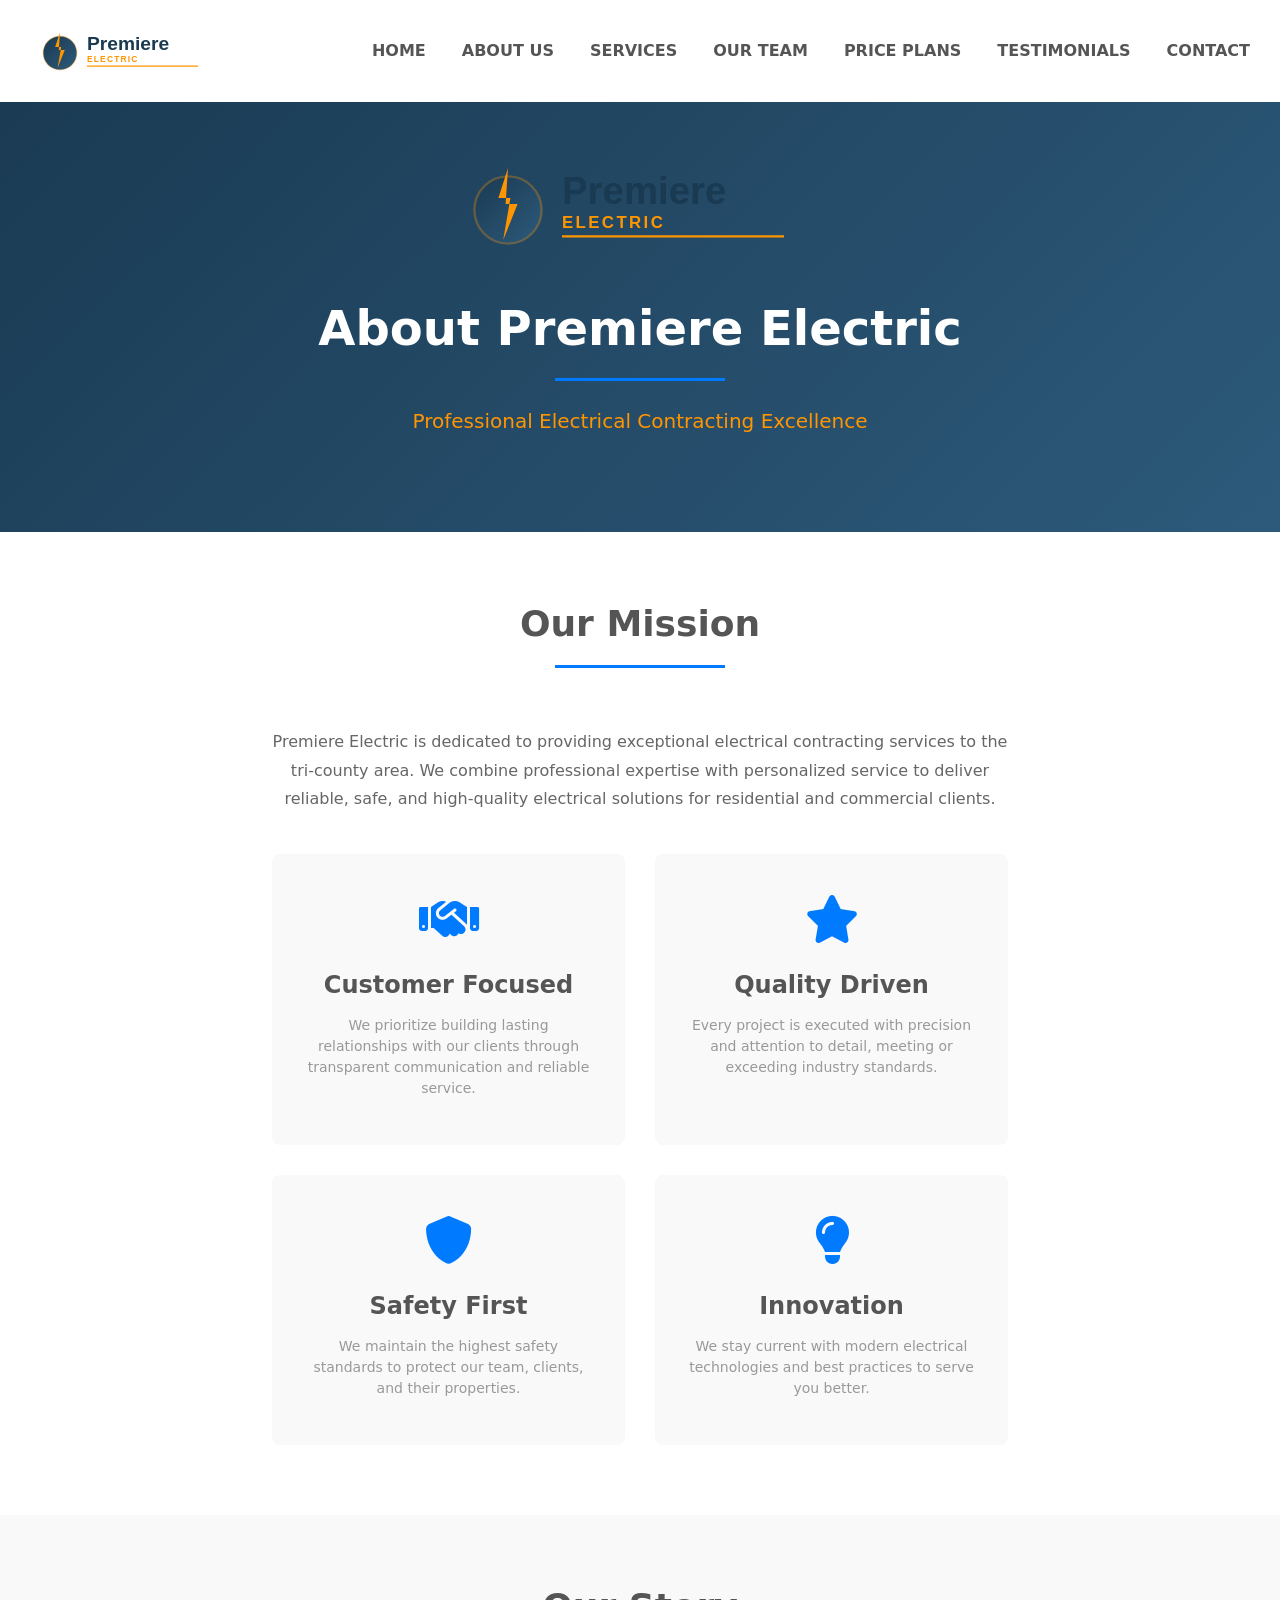
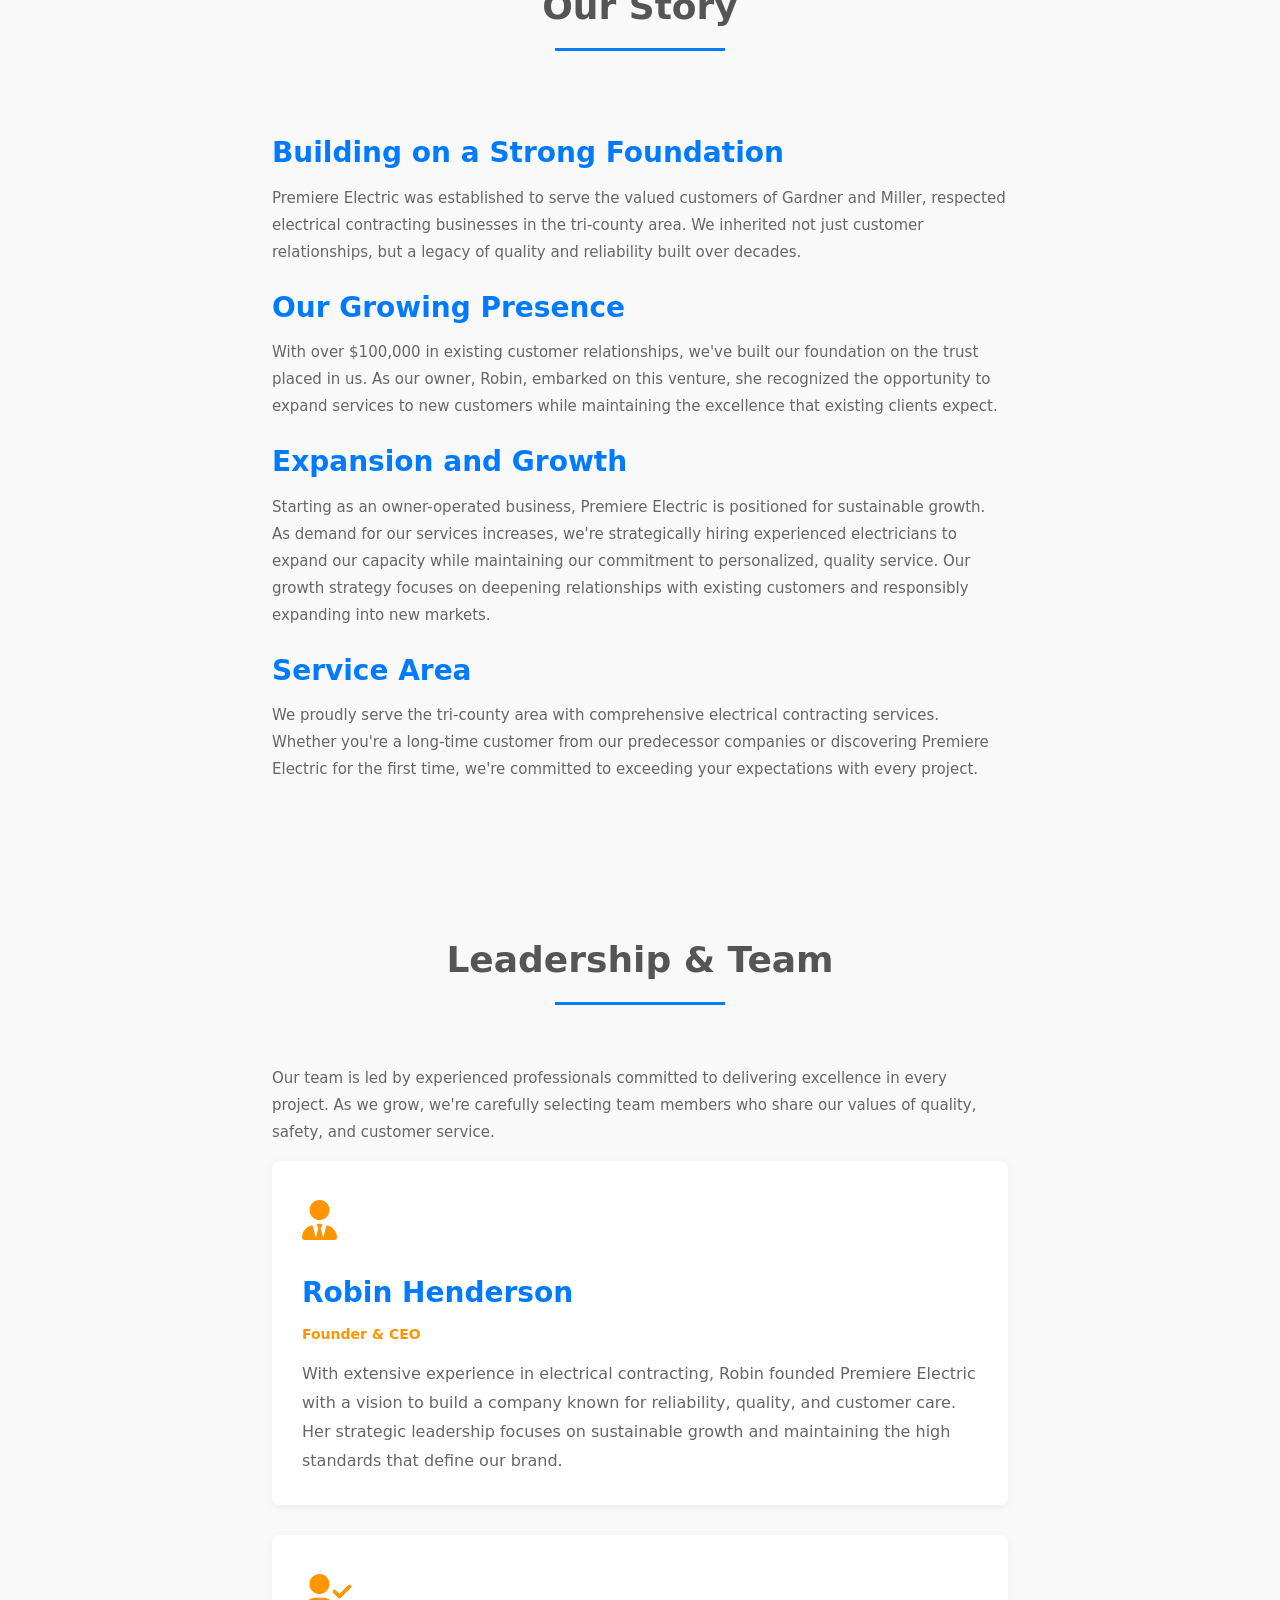
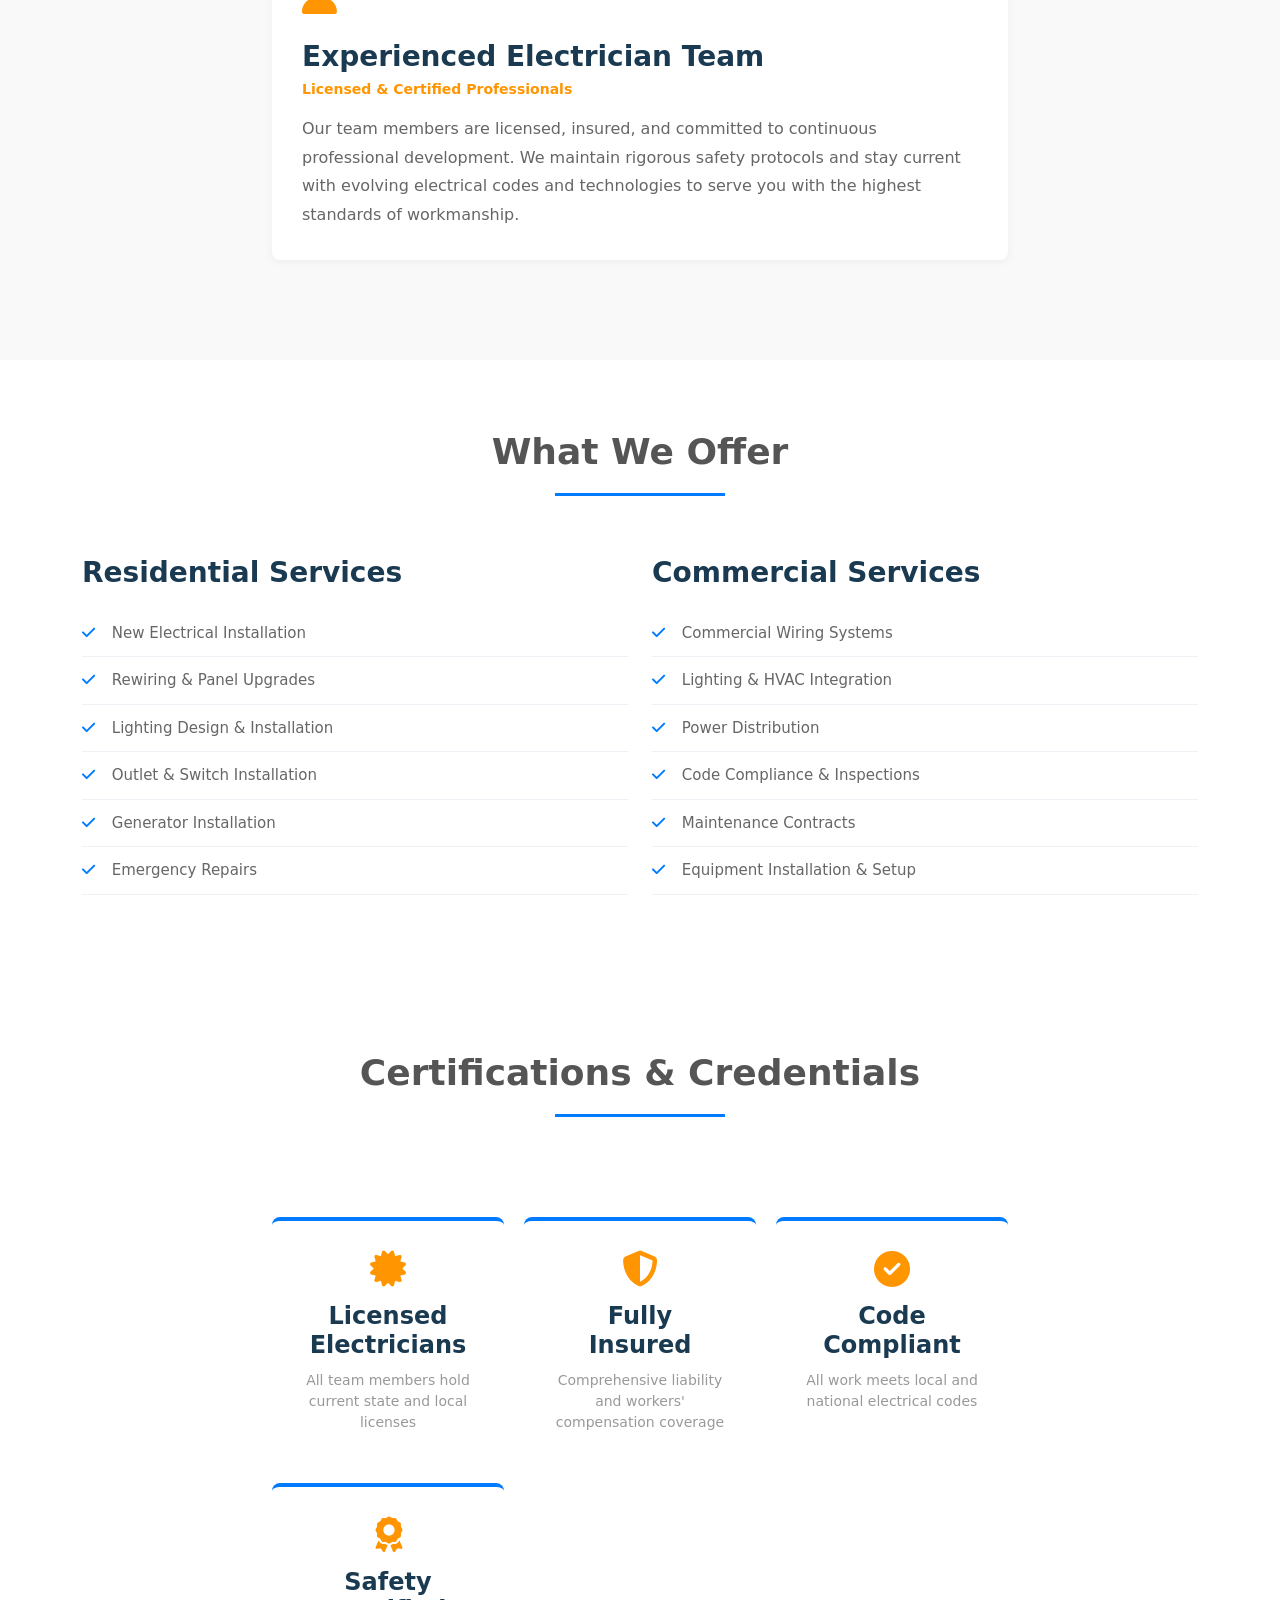
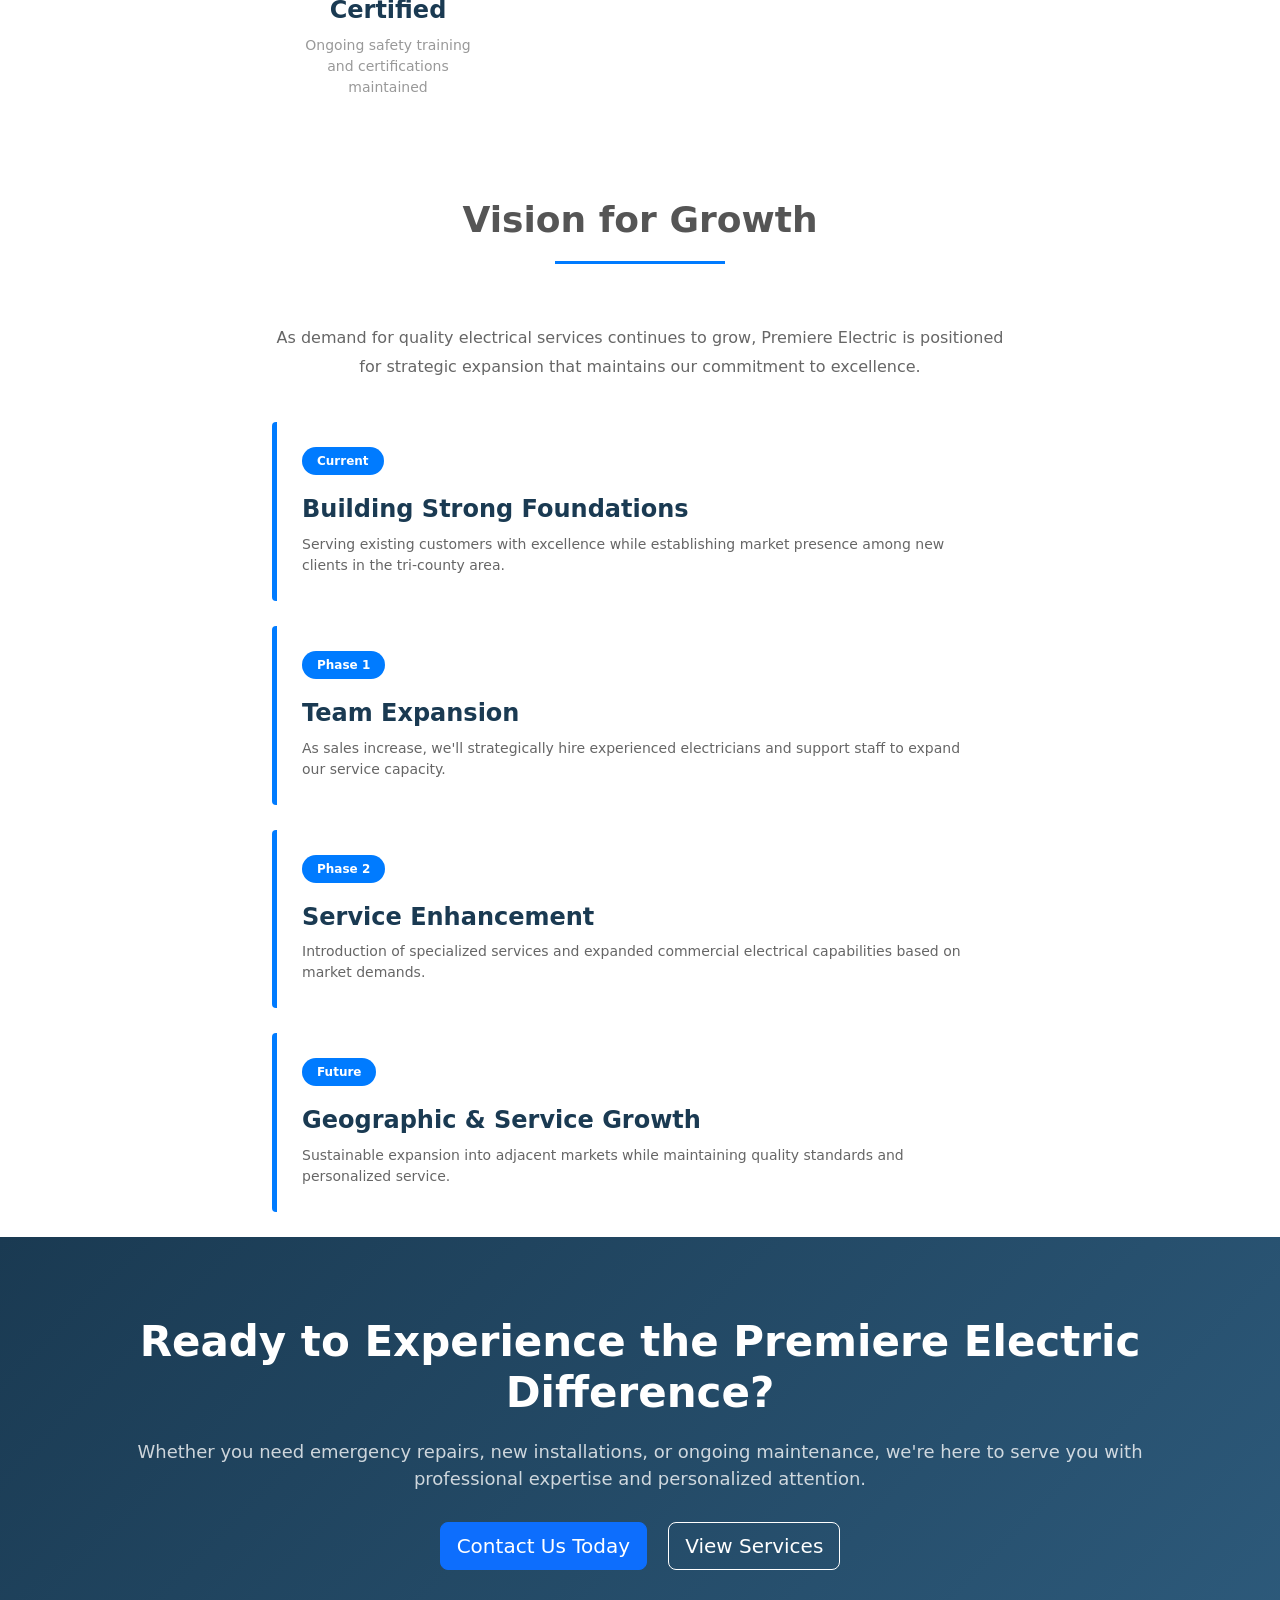
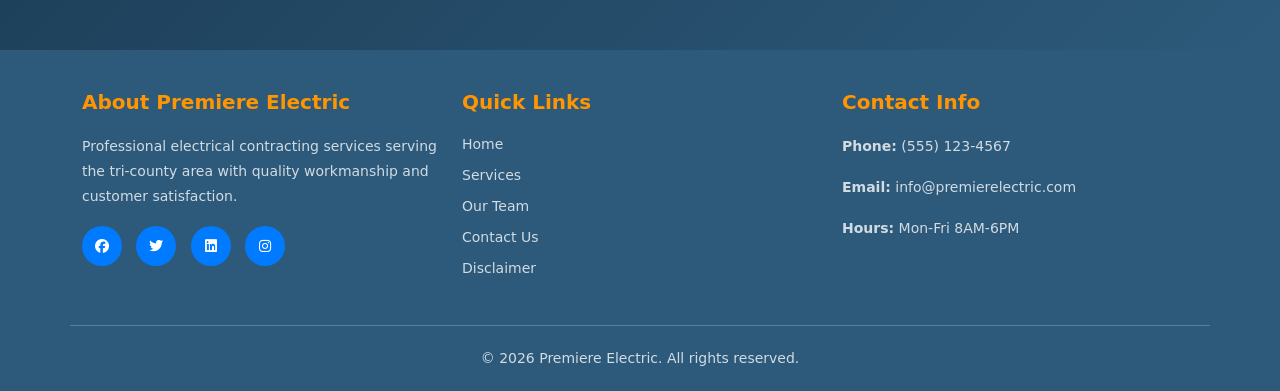
<file: about.html>
<!DOCTYPE html>
<html lang="en">
<head>
    <meta charset="UTF-8">
    <meta name="viewport" content="width=device-width, initial-scale=1.0">
    <meta name="description" content="About Premiere Electric - Learn our company story, mission, and team">
    <meta name="color-scheme" content="light dark">
    <title>About Us - Premiere Electric</title>
    <script>
      document.documentElement.classList.toggle(
        'is-safari',
        /^((?!chrome|android).)*safari/i.test(navigator.userAgent)
      );
    </script>
    <!-- Bootstrap 5.3.0 -->
    <link href="https://cdn.jsdelivr.net/npm/bootstrap@5.3.0/dist/css/bootstrap.min.css" rel="stylesheet">
    <!-- Font Awesome 6.4.0 -->
    <link rel="stylesheet" href="https://cdnjs.cloudflare.com/ajax/libs/font-awesome/6.4.0/css/all.min.css">
    <link rel="stylesheet" href="main.css">
    <!-- Favicon -->
    <link rel="icon" type="image/svg+xml" href="logos/premiere-electric-favicon.svg">
    <link rel="alternate icon" href="logos/favicon.ico">
    <style>
        #about-header {
            background: linear-gradient(135deg, #1a3a52 0%, #2d5a7b 100%);
            color: #fff;
            padding: 80px 0;
            text-align: center;
        }
        .about-logo {
            height: 120px;
            margin-bottom: 30px;
        }
        #about-header h1 {
            font-size: 48px;
            font-weight: bold;
            margin-bottom: 10px;
            color: #fff;
        }
        .subtitle {
            font-size: 20px;
            color: var(--accent);
            font-weight: 500;
        }
        #company-overview, #services-overview, #certifications {
            padding-top: 70px;
            padding-bottom: 70px;
        }
        #company-overview h2, #company-history h2, #company-leadership h2, #services-overview h2, #certifications h2, #expansion-plans h2 {
            text-align: center;
            color: var(--text);
            padding-bottom: 10px;
            margin-bottom: 50px;
            font-size: 36px;
            font-weight: bold;
        }
        #company-overview h2::after, #company-history h2::after, #company-leadership h2::after, #services-overview h2::after, #certifications h2::after, #expansion-plans h2::after {
            content: '';
            background: var(--brand);
            display: block;
            height: 3px;
            width: 170px;
            margin: 20px auto 0;
        }
        .section-intro {
            font-size: 16px;
            color: var(--text-muted);
            line-height: 1.8;
            margin-bottom: 30px;
            text-align: center;
        }
        .mission-grid {
            display: grid;
            grid-template-columns: repeat(auto-fit, minmax(250px, 1fr));
            gap: 30px;
            margin-top: 40px;
        }
        .mission-item {
            text-align: center;
            padding: 30px;
            background: var(--section-bg);
            border-radius: 8px;
            transition: 0.3s;
        }
        .mission-item:hover {
            background: var(--surface);
            box-shadow: var(--shadow-card);
        }
        .mission-icon {
            font-size: 48px;
            color: var(--brand);
            margin-bottom: 15px;
        }
        .mission-item h4 {
            color: var(--text);
            font-weight: bold;
            margin-bottom: 15px;
        }
        .mission-item p {
            color: var(--text-subtle);
            font-size: 14px;
        }
        #company-history, #company-leadership {
            background: var(--section-bg);
            padding-top: 70px;
            padding-bottom: 70px;
        }
        .history-content h3, .leadership-intro + .leadership-item h3 {
            color: var(--brand);
            font-weight: bold;
            margin-top: 25px;
            margin-bottom: 15px;
        }
        .history-content p, .leadership-intro p {
            color: var(--text-muted);
            line-height: 1.8;
            margin-bottom: 15px;
            font-size: 15px;
        }
        .leadership-item {
            background: var(--surface);
            padding: 30px;
            margin-bottom: 30px;
            border-radius: 8px;
            box-shadow: 0 2px 10px rgba(0,0,0,0.05);
        }
        .leadership-icon {
            font-size: 40px;
            color: var(--accent);
            margin-bottom: 15px;
        }
        .leadership-item h3 {
            color: var(--brand-deep);
            font-weight: bold;
            margin-bottom: 5px;
        }
        .leadership-item .title {
            color: var(--accent);
            font-weight: bold;
            font-size: 14px;
            margin-bottom: 15px;
        }
        .leadership-item .bio {
            color: var(--text-muted);
            line-height: 1.8;
            margin: 0;
        }
        .service-list {
            list-style: none;
            padding: 0;
        }
        .service-list li {
            padding: 12px 0;
            color: var(--text-muted);
            border-bottom: 1px solid var(--border-muted);
            font-size: 15px;
        }
        .service-list li i {
            color: var(--brand);
            margin-right: 12px;
            font-weight: bold;
        }
        #services-overview h3 {
            color: var(--brand-deep);
            font-weight: bold;
            margin-bottom: 20px;
        }
        .cert-item {
            text-align: center;
            padding: 30px;
            background: var(--surface);
            border-radius: 8px;
            border-top: 4px solid var(--brand);
            transition: 0.3s;
        }
        .cert-item:hover {
            box-shadow: 0 4px 15px rgba(0,0,0,0.1);
        }
        .cert-item i {
            font-size: 36px;
            color: var(--accent);
            margin-bottom: 15px;
        }
        .cert-item h4 {
            color: var(--brand-deep);
            font-weight: bold;
            margin-bottom: 10px;
        }
        .cert-item p {
            color: var(--text-subtle);
            font-size: 14px;
            margin: 0;
        }
        .certification-grid {
            display: grid;
            grid-template-columns: repeat(auto-fit, minmax(200px, 1fr));
            gap: 20px;
            margin-top: 40px;
        }
        .expansion-timeline {
            margin-top: 40px;
        }
        .timeline-item {
            padding: 25px;
            margin-bottom: 25px;
            background: var(--surface);
            border-left: 5px solid var(--brand);
            border-radius: 4px;
        }
        .timeline-marker {
            display: inline-block;
            background: var(--brand);
            color: #fff;
            padding: 5px 15px;
            border-radius: 20px;
            font-size: 12px;
            font-weight: bold;
            margin-bottom: 10px;
        }
        .timeline-item h4 {
            color: var(--brand-deep);
            font-weight: bold;
            margin: 10px 0;
        }
        .timeline-item p {
            color: var(--text-muted);
            margin: 0;
            font-size: 14px;
        }
        #cta-about {
            background: linear-gradient(135deg, #1a3a52 0%, #2d5a7b 100%);
            color: #fff;
            padding: 80px 0;
            text-align: center;
        }
        .cta-content h2 {
            color: #fff;
            font-size: 42px;
            font-weight: bold;
            margin-bottom: 20px;
        }
        .cta-content h2::after {
            display: none;
        }
        .cta-content p {
            font-size: 18px;
            margin-bottom: 30px;
            color: rgba(255,255,255,0.78);
        }
        .cta-content .btn-outline-primary {
            border-color: #fff;
            color: #fff;
        }
        .cta-content .btn-outline-primary:hover {
            background: #fff;
            border-color: #fff;
            color: #1a3a52;
        }
    </style>
</head>
<body>
    <!-----NavigationBar (Same as index.html)-->
    <section id="nav-bar">
        <nav class="navbar navbar-expand-lg navbar-light sticky-top">
            <div class="container-fluid">
                <a class="navbar-brand" href="index.html#home">
                  <picture>
                    <source srcset="logos/premiere-electric-logo-light.svg" media="(prefers-color-scheme: dark)">
                    <img src="logos/premiere-electric-logo-full.svg" alt="Premiere Electric" height="60">
                  </picture>
                </a>
                <button class="navbar-toggler" type="button" data-bs-toggle="collapse" data-bs-target="#navbarNav" aria-controls="navbarNav" aria-expanded="false" aria-label="Toggle navigation">
                  <span class="navbar-toggler-icon"></span>
                </button>
                <div class="collapse navbar-collapse" id="navbarNav">
                  <ul class="navbar-nav ms-auto">
                    <li class="nav-item">
                      <a class="nav-link" href="index.html#home">HOME</a>
                    </li>
                    <li class="nav-item">
                      <a class="nav-link" href="about.html">ABOUT US</a>
                    </li>
                    <li class="nav-item">
                      <a class="nav-link" href="index.html#services">SERVICES</a>
                    </li>
                    <li class="nav-item">
                        <a class="nav-link" href="index.html#team">OUR TEAM</a>
                    </li>
                    <li class="nav-item">
                        <a class="nav-link" href="index.html#price">PRICE PLANS</a>
                    </li>
                    <li class="nav-item">
                        <a class="nav-link" href="index.html#testimonials">TESTIMONIALS</a>
                    </li>
                    <li class="nav-item">
                      <a class="nav-link" href="index.html#contact">CONTACT</a>
                    </li>
                  </ul>
                </div>
            </div>
          </nav>
    </section>

    <!-----Page Header with Logo and Title-->
    <section id="about-header">
        <div class="container">
            <div class="about-header-content">
                <picture>
                    <source srcset="logos/premiere-electric-logo-light.svg" media="(prefers-color-scheme: dark)">
                    <img src="logos/premiere-electric-logo-full.svg" alt="Premiere Electric" class="about-logo">
                </picture>
                <h1>About Premiere Electric</h1>
                <p class="subtitle">Professional Electrical Contracting Excellence</p>
            </div>
        </div>
    </section>

    <!-----Company Overview-->
    <section id="company-overview">
        <div class="container">
            <h2>Our Mission</h2>
            <div class="row">
                <div class="col-md-8 offset-md-2">
                    <p class="section-intro">Premiere Electric is dedicated to providing exceptional electrical contracting services to the tri-county area. We combine professional expertise with personalized service to deliver reliable, safe, and high-quality electrical solutions for residential and commercial clients.</p>
                    <div class="mission-grid">
                        <div class="mission-item">
                            <div class="mission-icon"><i class="fas fa-handshake"></i></div>
                            <h4>Customer Focused</h4>
                            <p>We prioritize building lasting relationships with our clients through transparent communication and reliable service.</p>
                        </div>
                        <div class="mission-item">
                            <div class="mission-icon"><i class="fas fa-star"></i></div>
                            <h4>Quality Driven</h4>
                            <p>Every project is executed with precision and attention to detail, meeting or exceeding industry standards.</p>
                        </div>
                        <div class="mission-item">
                            <div class="mission-icon"><i class="fas fa-shield"></i></div>
                            <h4>Safety First</h4>
                            <p>We maintain the highest safety standards to protect our team, clients, and their properties.</p>
                        </div>
                        <div class="mission-item">
                            <div class="mission-icon"><i class="fas fa-lightbulb"></i></div>
                            <h4>Innovation</h4>
                            <p>We stay current with modern electrical technologies and best practices to serve you better.</p>
                        </div>
                    </div>
                </div>
            </div>
        </div>
    </section>

    <!-----Company History-->
    <section id="company-history">
        <div class="container">
            <h2>Our Story</h2>
            <div class="row">
                <div class="col-md-8 offset-md-2">
                    <div class="history-content">
                        <h3>Building on a Strong Foundation</h3>
                        <p>Premiere Electric was established to serve the valued customers of Gardner and Miller, respected electrical contracting businesses in the tri-county area. We inherited not just customer relationships, but a legacy of quality and reliability built over decades.</p>
                        
                        <h3>Our Growing Presence</h3>
                        <p>With over $100,000 in existing customer relationships, we've built our foundation on the trust placed in us. As our owner, Robin, embarked on this venture, she recognized the opportunity to expand services to new customers while maintaining the excellence that existing clients expect.</p>
                        
                        <h3>Expansion and Growth</h3>
                        <p>Starting as an owner-operated business, Premiere Electric is positioned for sustainable growth. As demand for our services increases, we're strategically hiring experienced electricians to expand our capacity while maintaining our commitment to personalized, quality service. Our growth strategy focuses on deepening relationships with existing customers and responsibly expanding into new markets.</p>
                        
                        <h3>Service Area</h3>
                        <p>We proudly serve the tri-county area with comprehensive electrical contracting services. Whether you're a long-time customer from our predecessor companies or discovering Premiere Electric for the first time, we're committed to exceeding your expectations with every project.</p>
                    </div>
                </div>
            </div>
        </div>
    </section>

    <!-----Leadership & Team-->
    <section id="company-leadership">
        <div class="container">
            <h2>Leadership & Team</h2>
            <div class="row">
                <div class="col-md-8 offset-md-2">
                    <div class="leadership-intro">
                        <p>Our team is led by experienced professionals committed to delivering excellence in every project. As we grow, we're carefully selecting team members who share our values of quality, safety, and customer service.</p>
                    </div>
                    
                    <div class="leadership-item">
                        <div class="leadership-icon"><i class="fas fa-user-tie"></i></div>
                        <h3>Robin Henderson</h3>
                        <p class="title">Founder & CEO</p>
                        <p class="bio">With extensive experience in electrical contracting, Robin founded Premiere Electric with a vision to build a company known for reliability, quality, and customer care. Her strategic leadership focuses on sustainable growth and maintaining the high standards that define our brand.</p>
                    </div>

                    <div class="leadership-item">
                        <div class="leadership-icon"><i class="fas fa-user-check"></i></div>
                        <h3>Experienced Electrician Team</h3>
                        <p class="title">Licensed & Certified Professionals</p>
                        <p class="bio">Our team members are licensed, insured, and committed to continuous professional development. We maintain rigorous safety protocols and stay current with evolving electrical codes and technologies to serve you with the highest standards of workmanship.</p>
                    </div>
                </div>
            </div>
        </div>
    </section>

    <!-----Services Overview-->
    <section id="services-overview">
        <div class="container">
            <h2>What We Offer</h2>
            <div class="row">
                <div class="col-md-6">
                    <h3>Residential Services</h3>
                    <ul class="service-list">
                        <li><i class="fas fa-check"></i> New Electrical Installation</li>
                        <li><i class="fas fa-check"></i> Rewiring & Panel Upgrades</li>
                        <li><i class="fas fa-check"></i> Lighting Design & Installation</li>
                        <li><i class="fas fa-check"></i> Outlet & Switch Installation</li>
                        <li><i class="fas fa-check"></i> Generator Installation</li>
                        <li><i class="fas fa-check"></i> Emergency Repairs</li>
                    </ul>
                </div>
                <div class="col-md-6">
                    <h3>Commercial Services</h3>
                    <ul class="service-list">
                        <li><i class="fas fa-check"></i> Commercial Wiring Systems</li>
                        <li><i class="fas fa-check"></i> Lighting & HVAC Integration</li>
                        <li><i class="fas fa-check"></i> Power Distribution</li>
                        <li><i class="fas fa-check"></i> Code Compliance & Inspections</li>
                        <li><i class="fas fa-check"></i> Maintenance Contracts</li>
                        <li><i class="fas fa-check"></i> Equipment Installation & Setup</li>
                    </ul>
                </div>
            </div>
        </div>
    </section>

    <!-----Certifications & Qualifications-->
    <section id="certifications">
        <div class="container">
            <h2>Certifications & Credentials</h2>
            <div class="row">
                <div class="col-md-8 offset-md-2">
                    <div class="certification-grid">
                        <div class="cert-item">
                            <i class="fas fa-certificate"></i>
                            <h4>Licensed Electricians</h4>
                            <p>All team members hold current state and local licenses</p>
                        </div>
                        <div class="cert-item">
                            <i class="fas fa-shield-alt"></i>
                            <h4>Fully Insured</h4>
                            <p>Comprehensive liability and workers' compensation coverage</p>
                        </div>
                        <div class="cert-item">
                            <i class="fas fa-check-circle"></i>
                            <h4>Code Compliant</h4>
                            <p>All work meets local and national electrical codes</p>
                        </div>
                        <div class="cert-item">
                            <i class="fas fa-award"></i>
                            <h4>Safety Certified</h4>
                            <p>Ongoing safety training and certifications maintained</p>
                        </div>
                    </div>
                </div>
            </div>
        </div>
    </section>

    <!-----Growth & Expansion-->
    <section id="expansion-plans">
        <div class="container">
            <h2>Vision for Growth</h2>
            <div class="row">
                <div class="col-md-8 offset-md-2">
                    <p class="section-intro">As demand for quality electrical services continues to grow, Premiere Electric is positioned for strategic expansion that maintains our commitment to excellence.</p>
                    
                    <div class="expansion-timeline">
                        <div class="timeline-item">
                            <div class="timeline-marker">Current</div>
                            <h4>Building Strong Foundations</h4>
                            <p>Serving existing customers with excellence while establishing market presence among new clients in the tri-county area.</p>
                        </div>
                        <div class="timeline-item">
                            <div class="timeline-marker">Phase 1</div>
                            <h4>Team Expansion</h4>
                            <p>As sales increase, we'll strategically hire experienced electricians and support staff to expand our service capacity.</p>
                        </div>
                        <div class="timeline-item">
                            <div class="timeline-marker">Phase 2</div>
                            <h4>Service Enhancement</h4>
                            <p>Introduction of specialized services and expanded commercial electrical capabilities based on market demands.</p>
                        </div>
                        <div class="timeline-item">
                            <div class="timeline-marker">Future</div>
                            <h4>Geographic & Service Growth</h4>
                            <p>Sustainable expansion into adjacent markets while maintaining quality standards and personalized service.</p>
                        </div>
                    </div>
                </div>
            </div>
        </div>
    </section>

    <!-----Call to Action-->
    <section id="cta-about">
        <div class="container">
            <div class="cta-content">
                <h2>Ready to Experience the Premiere Electric Difference?</h2>
                <p>Whether you need emergency repairs, new installations, or ongoing maintenance, we're here to serve you with professional expertise and personalized attention.</p>
                <a href="index.html#contact" class="btn btn-primary btn-lg">Contact Us Today</a>
                <a href="index.html#services" class="btn btn-outline-primary btn-lg ms-3">View Services</a>
            </div>
        </div>
    </section>

    <!-----Footer (Same as index.html)-->
    <footer id="footer">
        <div class="container">
            <div class="row">
                <div class="col-md-4">
                    <h5>About Premiere Electric</h5>
                    <p>Professional electrical contracting services serving the tri-county area with quality workmanship and customer satisfaction.</p>
                    <div class="social-icons">
                        <a href="#" title="Visit Facebook"><i class="fab fa-facebook"></i></a>
                        <a href="#" title="Visit Twitter"><i class="fab fa-twitter"></i></a>
                        <a href="#" title="Visit LinkedIn"><i class="fab fa-linkedin"></i></a>
                        <a href="#" title="Visit Instagram"><i class="fab fa-instagram"></i></a>
                    </div>
                </div>
                <div class="col-md-4">
                    <h5>Quick Links</h5>
                    <ul>
                        <li><a href="index.html#home">Home</a></li>
                        <li><a href="index.html#services">Services</a></li>
                        <li><a href="index.html#team">Our Team</a></li>
                        <li><a href="index.html#contact">Contact Us</a></li>
                        <li><a href="disclaimer.html">Disclaimer</a></li>
                    </ul>
                </div>
                <div class="col-md-4">
                    <h5>Contact Info</h5>
                    <p><strong>Phone:</strong> (555) 123-4567</p>
                    <p><strong>Email:</strong> info@premierelectric.com</p>
                    <p><strong>Hours:</strong> Mon-Fri 8AM-6PM</p>
                </div>
            </div>
            <div class="row footer-bottom">
                <div class="col-12 text-center">
                    <p>&copy; 2026 Premiere Electric. All rights reserved.</p>
                </div>
            </div>
        </div>
    </footer>

    <!-- Bootstrap 5.3.0 JS -->
    <script src="https://cdn.jsdelivr.net/npm/bootstrap@5.3.0/dist/js/bootstrap.bundle.min.js"></script>
</body>
</html>
</file>
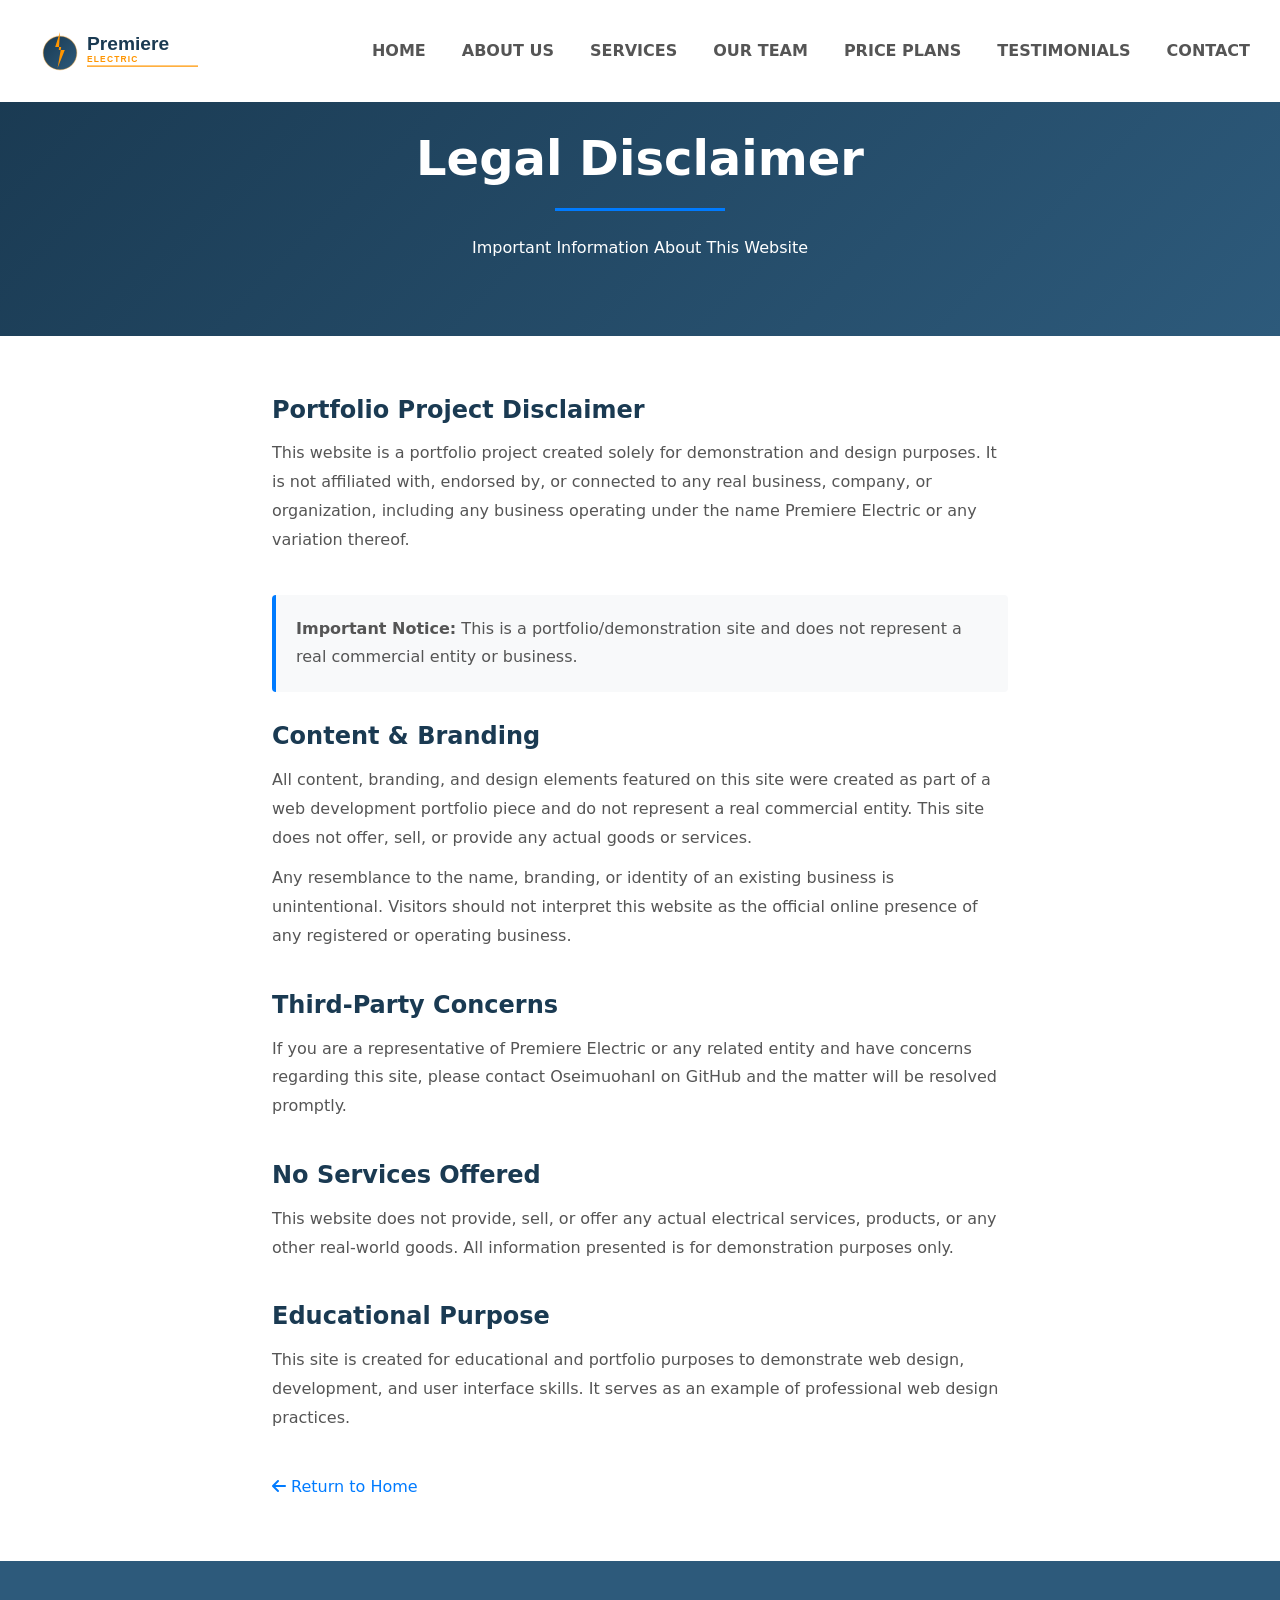
<file: disclaimer.html>
<!DOCTYPE html>
<html lang="en">
<head>
    <meta charset="UTF-8">
    <meta name="viewport" content="width=device-width, initial-scale=1.0">
    <meta name="description" content="Legal Disclaimer - Premiere Electric Portfolio Project">
    <meta name="color-scheme" content="light dark">
    <title>Legal Disclaimer - Premiere Electric</title>
    <script>
      document.documentElement.classList.toggle(
        'is-safari',
        /^((?!chrome|android).)*safari/i.test(navigator.userAgent)
      );
    </script>
    <!-- Bootstrap 5.3.0 -->
    <link href="https://cdn.jsdelivr.net/npm/bootstrap@5.3.0/dist/css/bootstrap.min.css" rel="stylesheet">
    <!-- Font Awesome 6.4.0 -->
    <link rel="stylesheet" href="https://cdnjs.cloudflare.com/ajax/libs/font-awesome/6.4.0/css/all.min.css">
    <link rel="stylesheet" href="main.css">
    <!-- Favicon -->
    <link rel="icon" type="image/svg+xml" href="logos/premiere-electric-favicon.svg">
    <link rel="alternate icon" href="logos/favicon.ico">
    <style>
        #disclaimer-header {
            background: linear-gradient(135deg, #1a3a52 0%, #2d5a7b 100%);
            color: #fff;
            padding: 60px 0;
            text-align: center;
        }
        #disclaimer-header h1 {
            font-size: 48px;
            font-weight: bold;
            margin-bottom: 10px;
            color: #fff;
        }
        #disclaimer-content {
            padding: 60px 0;
            line-height: 1.8;
        }
        .disclaimer-section {
            margin-bottom: 40px;
        }
        .disclaimer-section h2 {
            color: var(--brand-deep);
            font-size: 24px;
            font-weight: bold;
            margin-bottom: 15px;
            margin-top: 30px;
        }
        .disclaimer-section h2:first-child {
            margin-top: 0;
        }
        .disclaimer-section p {
            color: var(--text);
            font-size: 16px;
            margin-bottom: 12px;
        }
        .disclaimer-box {
            background: var(--surface-muted);
            border-left: 4px solid var(--brand);
            padding: 20px;
            margin: 30px 0;
            border-radius: 4px;
        }
        .back-link {
            margin-top: 40px;
        }
        .back-link a {
            color: var(--brand);
            text-decoration: none;
            font-weight: 500;
        }
        .back-link a:hover {
            text-decoration: underline;
        }
    </style>
</head>
<body>
    <!-----NavigationBar-->
    <section id="nav-bar">
        <nav class="navbar navbar-expand-lg navbar-light sticky-top">
            <div class="container-fluid">
                <a class="navbar-brand" href="index.html">
                  <picture>
                    <source srcset="logos/premiere-electric-logo-light.svg" media="(prefers-color-scheme: dark)">
                    <img src="logos/premiere-electric-logo-full.svg" alt="Premiere Electric" height="60">
                  </picture>
                </a>
                <button class="navbar-toggler" type="button" data-bs-toggle="collapse" data-bs-target="#navbarNav" aria-controls="navbarNav" aria-expanded="false" aria-label="Toggle navigation">
                  <span class="navbar-toggler-icon"></span>
                </button>
                <div class="collapse navbar-collapse" id="navbarNav">
                  <ul class="navbar-nav ms-auto">
                    <li class="nav-item">
                      <a class="nav-link" href="index.html#home">HOME</a>
                    </li>
                    <li class="nav-item">
                      <a class="nav-link" href="about.html">ABOUT US</a>
                    </li>
                    <li class="nav-item">
                      <a class="nav-link" href="index.html#services">SERVICES</a>
                    </li>
                    <li class="nav-item">
                        <a class="nav-link" href="index.html#team">OUR TEAM</a>
                    </li>
                    <li class="nav-item">
                        <a class="nav-link" href="index.html#price">PRICE PLANS</a>
                    </li>
                    <li class="nav-item">
                        <a class="nav-link" href="index.html#testimonials">TESTIMONIALS</a>
                    </li>
                    <li class="nav-item">
                      <a class="nav-link" href="index.html#contact">CONTACT</a>
                    </li>
                  </ul>
                </div>
            </div>
          </nav>
    </section>

    <!-- Disclaimer Header -->
    <section id="disclaimer-header">
        <div class="container">
            <h1>Legal Disclaimer</h1>
            <p class="subtitle">Important Information About This Website</p>
        </div>
    </section>

    <!-- Disclaimer Content -->
    <section id="disclaimer-content">
        <div class="container">
            <div class="row">
                <div class="col-md-8 offset-md-2">
                    <div class="disclaimer-section">
                        <h2>Portfolio Project Disclaimer</h2>
                        <p>This website is a portfolio project created solely for demonstration and design purposes. It is not affiliated with, endorsed by, or connected to any real business, company, or organization, including any business operating under the name Premiere Electric or any variation thereof.</p>
                    </div>

                    <div class="disclaimer-box">
                        <strong>Important Notice:</strong> This is a portfolio/demonstration site and does not represent a real commercial entity or business.
                    </div>

                    <div class="disclaimer-section">
                        <h2>Content & Branding</h2>
                        <p>All content, branding, and design elements featured on this site were created as part of a web development portfolio piece and do not represent a real commercial entity. This site does not offer, sell, or provide any actual goods or services.</p>
                        <p>Any resemblance to the name, branding, or identity of an existing business is unintentional. Visitors should not interpret this website as the official online presence of any registered or operating business.</p>
                    </div>

                    <div class="disclaimer-section">
                        <h2>Third-Party Concerns</h2>
                        <p>If you are a representative of Premiere Electric or any related entity and have concerns regarding this site, please contact OseimuohanI on GitHub and the matter will be resolved promptly.</p>
                    </div>

                    <div class="disclaimer-section">
                        <h2>No Services Offered</h2>
                        <p>This website does not provide, sell, or offer any actual electrical services, products, or any other real-world goods. All information presented is for demonstration purposes only.</p>
                    </div>

                    <div class="disclaimer-section">
                        <h2>Educational Purpose</h2>
                        <p>This site is created for educational and portfolio purposes to demonstrate web design, development, and user interface skills. It serves as an example of professional web design practices.</p>
                    </div>

                    <div class="back-link">
                        <a href="index.html"><i class="fas fa-arrow-left"></i> Return to Home</a>
                    </div>
                </div>
            </div>
        </div>
    </section>

    <!-- Footer -->
    <footer id="footer">
        <div class="container">
            <div class="row">
                <div class="col-md-4" data-reveal>
                    <h5>About Premiere Electric</h5>
                    <p>Professional electrical contracting services serving the tri-county area with quality workmanship and customer satisfaction.</p>
                    <div class="social-icons">
                        <a href="#" title="Visit Facebook"><i class="fab fa-facebook"></i></a>
                        <a href="#" title="Visit Twitter"><i class="fab fa-twitter"></i></a>
                        <a href="#" title="Visit LinkedIn"><i class="fab fa-linkedin"></i></a>
                        <a href="#" title="Visit Instagram"><i class="fab fa-instagram"></i></a>
                    </div>
                </div>
                <div class="col-md-4" data-reveal data-reveal-delay="100">
                    <h5>Quick Links</h5>
                    <ul>
                        <li><a href="index.html#home">Home</a></li>
                        <li><a href="index.html#services">Services</a></li>
                        <li><a href="index.html#team">Our Team</a></li>
                        <li><a href="index.html#contact">Contact Us</a></li>
                        <li><a href="disclaimer.html">Disclaimer</a></li>
                    </ul>
                </div>
                <div class="col-md-4" data-reveal data-reveal-delay="200">
                    <h5>Contact Info</h5>
                    <p><strong>Phone:</strong> (555) 123-4567</p>
                    <p><strong>Email:</strong> info@premierelectric.com</p>
                    <p><strong>Hours:</strong> Mon-Fri 8AM-6PM</p>
                </div>
            </div>
            <div class="row footer-bottom">
                <div class="col-12 text-center" data-reveal data-reveal-delay="300">
                    <p>&copy; 2026 Premiere Electric. All rights reserved.</p>
                </div>
            </div>
        </div>
    </footer>

    <!-- Bootstrap 5.3.0 JS -->
    <script src="https://cdn.jsdelivr.net/npm/bootstrap@5.3.0/dist/js/bootstrap.bundle.min.js"></script>
</body>
</html>
</file>
<file: main.css>
*{
    margin: 0;
    padding: 0;
}
:root{
    color-scheme: light;
    --ease-out-soft: cubic-bezier(0.22, 1, 0.36, 1);
    --site-bg: #ffffff;
    --section-bg: #f9f9f9;
    --section-bg-strong: #eef2f7;
    --surface: #ffffff;
    --surface-muted: #f8f9fa;
    --text: #555555;
    --text-muted: #666666;
    --text-subtle: #999999;
    --border: #e7eaf0;
    --border-muted: #edf0f5;
    --brand: #007bff;
    --brand-strong: #0056b3;
    --brand-deep: #1a3a52;
    --brand-footer: #2d5a7b;
    --accent: #ff9500;
    --danger: #c53030;
    --shadow-soft: 0 10px 30px rgba(0,0,0,0.06);
    --shadow-card: 0 2px 10px rgba(0,0,0,0.1);
}
body{
    background: var(--site-bg) !important;
    color: var(--text);
}
@media (prefers-color-scheme: dark){
    :root{
        color-scheme: dark;
        --site-bg: #0f1720;
        --section-bg: #141e29;
        --section-bg-strong: #182433;
        --surface: #1b2735;
        --surface-muted: #121c27;
        --text: #d7dee8;
        --text-muted: #b8c2cf;
        --text-subtle: #8f9aaa;
        --border: #304155;
        --border-muted: #29394a;
        --brand: #4da3ff;
        --brand-strong: #86c2ff;
        --brand-deep: #d7eaff;
        --brand-footer: #162433;
        --accent: #ffb454;
        --danger: #ff7b7b;
        --shadow-soft: 0 12px 30px rgba(0,0,0,0.3);
        --shadow-card: 0 8px 24px rgba(0,0,0,0.28);
    }
}
/*----------Navigation----------*/
#nav-bar{
    background: var(--surface);
    height: 70px;
    line-height: 70px;
}
.navbar-brand img{
    height: 60px;
    padding-left: 30px;
    max-width: 200px;
}
.navbar-nav li{
    padding: 0 10px;
}
.navbar-nav li a{
    text-align: left;
}
#nav-bar ul li a:hover{
    color: turquoise!important;
}
.navbar{
    background: var(--surface);
}
.navbar-toggler{
    border: none!important;
}
@media (prefers-color-scheme: dark){
    .navbar-toggler-icon{
        filter: invert(1) grayscale(1) brightness(1.8);
    }
}
.nav-link{
    color: var(--text)!important;
    font-weight: 600;
    font-size: 16px;
}
@media (max-width: 576px) {
    .navbar-brand img{
        height: 50px;
        padding-left: 10px;
    }
}
#slider{
    width: 100%;
    height: 70%;
}
.hero-slider{
    background: #101820;
    isolation: isolate;
}
.hero-slider,
.hero-slider .carousel-inner,
.hero-slider .carousel-item{
    min-height: clamp(620px, 100svh, 860px);
}
.hero-slider .carousel-item{
    position: relative;
    overflow: hidden;
}
.hero-slider .carousel-item::before{
    content: '';
    position: absolute;
    inset: 0;
    z-index: 1;
    background:
        radial-gradient(circle at 72% 42%, rgba(255,149,0,0.18), transparent 30%),
        linear-gradient(90deg, rgba(7,12,18,0.9) 0%, rgba(12,18,26,0.7) 42%, rgba(12,18,26,0.18) 100%),
        linear-gradient(0deg, rgba(6,10,15,0.72) 0%, rgba(6,10,15,0.08) 45%);
    pointer-events: none;
}
.hero-slide-image{
    min-height: clamp(620px, 100svh, 860px);
    object-fit: cover;
    object-position: center;
    filter: saturate(1.18) contrast(1.08);
    transform: scale(1.015);
}
.carousel-item.active .hero-slide-image{
    animation: heroImageDrift 7s var(--ease-out-soft) forwards;
}
.hero-indicators{
    right: auto;
    bottom: 34px;
    left: clamp(24px, 7vw, 110px);
    z-index: 5;
    justify-content: flex-start;
    gap: 10px;
    margin: 0;
}
.hero-indicators [data-bs-target]{
    width: 42px;
    height: 4px;
    margin: 0;
    border: 0;
    border-radius: 999px;
    background: rgba(255,255,255,0.42);
    opacity: 1;
    transition: width 0.25s ease, background 0.25s ease, transform 0.25s ease;
}
.hero-indicators [data-bs-target]:hover{
    background: rgba(255,255,255,0.72);
    transform: translateY(-1px);
}
.hero-indicators .active{
    width: 72px;
    background: var(--accent);
}
/*----------Reveal Animations----------*/
[data-reveal]{
    opacity: 0;
    transform: translate3d(0, 18px, 0);
    transition: opacity 0.7s var(--ease-out-soft), transform 0.7s var(--ease-out-soft);
    transition-delay: var(--reveal-delay, 0ms);
}
[data-reveal].is-visible{
    opacity: 1;
    transform: translate3d(0, 0, 0);
}
@media (prefers-reduced-motion: reduce){
    *,
    *::before,
    *::after{
        animation-duration: 0.01ms !important;
        animation-iteration-count: 1 !important;
        scroll-behavior: auto !important;
        transition-duration: 0.01ms !important;
    }
    [data-reveal]{
        opacity: 1;
        transform: none;
        transition: none;
    }
    #services,
    #promo{
        background-attachment: scroll;
    }
}
/*----------Carousel Captions----------*/
.carousel-caption{
    top: 50% !important;
    right: auto !important;
    bottom: auto !important;
    left: clamp(24px, 7vw, 110px) !important;
    transform: translateY(-50%);
    z-index: 2;
    width: min(720px, calc(100% - 48px));
    padding: 0;
    text-align: left;
}
.hero-kicker{
    display: inline-flex;
    align-items: center;
    gap: 10px;
    color: var(--accent);
    font-size: 0.78rem;
    font-weight: 800;
    letter-spacing: 0.14em;
    line-height: 1.2;
    margin-bottom: 18px;
    text-transform: uppercase;
}
.hero-kicker::before{
    content: '';
    width: 36px;
    height: 2px;
    background: currentColor;
    border-radius: 999px;
}
.hero-copy{
    max-width: 560px;
    color: rgba(255,255,255,0.82);
    font-size: clamp(1rem, 1.5vw, 1.2rem);
    line-height: 1.7;
    margin: 0 0 28px 0;
    text-shadow: 0 2px 16px rgba(0,0,0,0.45);
}
.hero-actions{
    display: flex;
    flex-wrap: wrap;
    gap: 12px;
    align-items: center;
}
.hero-actions .btn{
    border-radius: 999px;
    font-weight: 700;
    padding: 12px 22px;
}
.hero-actions .btn-outline-light{
    border-color: rgba(255,255,255,0.58);
    color: #ffffff;
    backdrop-filter: blur(8px);
}
.hero-actions .btn-outline-light:hover{
    color: #111820;
}
.carousel-caption h5{
    font-size: clamp(3rem, 6.2vw, 5.9rem);
    font-weight: 800;
    font-family: 'Roboto', sans-serif;
    color: #ffffff;
    text-shadow: 0 8px 34px rgba(0,0,0,0.58);
    margin-bottom: 18px;
    line-height: 0.98;
    letter-spacing: 0;
    animation: slideInFromTop 1.1s var(--ease-out-soft) forwards;
    opacity: 0;
}
.carousel-caption h5 .accent{
    color: var(--accent);
}
.carousel-arrow{
    display: inline-flex;
    position: absolute;
    bottom: 32px;
    left: 50%;
    transform: translateX(-50%);
    align-items: center;
    justify-content: center;
    width: 44px;
    height: 44px;
    border: 1px solid rgba(255,255,255,0.32);
    border-radius: 50%;
    background: rgba(8,13,19,0.28);
    color: #ffffff;
    font-size: 1rem;
    text-decoration: none;
    backdrop-filter: blur(10px);
    transition: transform 0.3s ease, background 0.3s ease, border-color 0.3s ease;
    z-index: 10;
}
.carousel-arrow:hover{
    transform: translateX(-50%) translateY(5px);
    background: rgba(255,255,255,0.16);
    border-color: rgba(255,255,255,0.62);
}
.carousel-control-prev,
.carousel-control-next{
    z-index: 5;
    width: clamp(48px, 7vw, 86px) !important;
}
.carousel-control-prev-icon,
.carousel-control-next-icon{
    width: 46px !important;
    height: 46px !important;
    border: 1px solid rgba(255,255,255,0.28);
    border-radius: 50%;
    background-color: rgba(8,13,19,0.28);
    background-size: 46%;
    backdrop-filter: blur(10px);
}

/* Mobile responsive captions */
@media (max-width: 768px){
    .hero-slider,
    .hero-slider .carousel-inner,
    .hero-slider .carousel-item,
    .hero-slide-image{
        min-height: 720px;
    }
    .hero-slider .carousel-item::before{
        background:
            linear-gradient(180deg, rgba(7,12,18,0.42) 0%, rgba(7,12,18,0.82) 56%, rgba(7,12,18,0.94) 100%);
    }
    .carousel-caption{
        top: auto !important;
        bottom: 110px !important;
        left: 22px !important;
        transform: none;
        width: calc(100% - 44px);
    }
    .carousel-caption h5{
        font-size: clamp(2.5rem, 13vw, 4.25rem);
        margin-bottom: 16px;
    }
    .hero-kicker{
        font-size: 0.72rem;
        margin-bottom: 14px;
    }
    .hero-copy{
        font-size: 1rem;
        line-height: 1.55;
        margin-bottom: 22px;
    }
    .hero-actions .btn{
        padding: 11px 18px;
    }
    .carousel-arrow{
        bottom: 26px;
    }
    .hero-indicators{
        bottom: 82px;
        left: 22px;
    }
    .hero-indicators [data-bs-target]{
        width: 32px;
    }
    .hero-indicators .active{
        width: 54px;
    }
    .carousel-control-prev,
    .carousel-control-next{
        display: none !important;
    }
}
@media (max-width: 480px){
    .hero-slider,
    .hero-slider .carousel-inner,
    .hero-slider .carousel-item,
    .hero-slide-image{
        min-height: 680px;
    }
    .hero-actions{
        gap: 10px;
    }
    .hero-actions .btn{
        width: 100%;
    }
}
/*----------About----------*/
#about{
    padding-top: 50px;
    padding-bottom: 50px;
    color: var(--text);
}
#about .btn{
    margin-top: 20px;
    margin-bottom: 30px;
}
.about-content{
    padding-top: 20px;
}
.skills-bar{
    margin-bottom: 6px;
    font-weight: 600;
}
.progress-bar{
    border-radius: 16px;
}
.progress{
    background-color: var(--surface-muted) !important;
    border-radius: 16px !important;
    margin-bottom: 20px;
}
/*----------Services----------*/
#services{
    background-image: linear-gradient(rgba(0,0,0,0.8),rgba(0,0,0,0.8)), url(image/close-up-of-wooden-plank-326311.jpg);
    background-size: cover;
    background-position: center;
    color: #efefef !important;
    background-attachment: fixed;
    padding-top: 50px;
    padding-bottom: 50px;
}
.is-safari #services,
.is-safari #promo{
    background-attachment: scroll;
}
#services h1{
    text-align: center;
    color: #efefef !important;
    padding-bottom: 10px;
}
#services h1::after{
    content: '';
    background: #efefef;
    display: block;
    height: 3px;
    width: 170px;
    margin: 20px auto 5px;
}
.services{
    margin-top: 40px;
}
.icon{
    font-size: 30px;
    margin: 10px auto;
    padding: 10px;
    height: 60px;
    width: 60px;
    border: 1px solid #fff;
    border-radius: 50%;
}
#services p{
    font-size: 14px;
    margin-top: 20px;
    color: #ccc;
}
.services .col-md-3{
    border-radius: 12px;
    transition: background 0.3s ease, transform 0.3s ease, box-shadow 0.3s ease;
}
.services .col-md-3:hover{
    background: var(--brand);
    cursor: pointer;
    transform: translateY(-4px);
    box-shadow: 0 10px 30px rgba(0,123,255,0.3);
}
/*----------Team Members----------*/
#team{
    padding-top: 50px;
    padding-bottom: 50px;
    color: var(--text);
}
h1{
    text-align: center;
    color: var(--text);
    padding-bottom: 10px;
}
h1::after{
    content: '';
    background: var(--brand);
    display: block;
    height: 3px;
    width: 170px;
    margin: 20px auto 5px;
}
.profile-pic{
    margin-top: 25px;
}
.profile-pic .img-box{
    opacity: 1;
    display: block;
    position: relative;
}
.profile-pic .img-box img{
    filter: grayscale(1);
    width: 140px;
    height: 140px;
    object-fit: contain;
    display: block;
    margin: 0 auto;
}
.profile-pic .img-box img:hover{
    filter: grayscale(0);
    cursor: pointer;
}
.profile-pic h2{
    font-size: 22px;
    font-weight: bold;
    margin-top: 15px;
    color: var(--brand) !important;
}
.profile-pic h3{
    font-size: 15px;
    font-weight: bold;
    margin-top: 15px;
}
#team .fa{
    height: 25px;
    width: 25px;
    color: var(--brand) !important;
    background: var(--surface);
    padding: 4px;
    border-radius: 50%;
}
.img-box ul{
    padding: 15px 0;
    position: absolute;
    z-index: 2;
    bottom: 0;
    left: 50%;
    transform: translateX(-50%);
    opacity: 0;
}
.img-box ul li{
    padding: 5px;
    display: inline-block;
}
.img-box:hover ul{
    opacity: 1;
}
.img-box ul, .img-box ul li{
    transition: 0.5s;
}
/*----------Promo--------*/
#promo{
    background: linear-gradient(rgba(0,0,0,0.7), rgba(0,0,0,0.7)),url(image/close-up-of-wooden-plank-326311.jpg);
    background-size: cover;
    background-position: center;
    color: #fff;
    background-attachment: fixed;
    text-align: center;
    padding: 100px;
    font-family: sans-serif;
    font-size: 38px;
}
/*----------Price Plans----------*/
#price{
    padding: 80px 0;
    background: linear-gradient(180deg,var(--section-bg) 0%,var(--section-bg-strong) 100%);
}
.single-price{
    margin: 12px 0;
    background: var(--surface);
    border: 1px solid var(--border);
    border-radius: 14px;
    box-shadow: var(--shadow-soft);
    overflow: hidden;
    transition: transform 0.25s ease, box-shadow 0.25s ease;
    display: flex;
    flex-direction: column;
    min-height: 100%;
}
.single-price:hover{
    transform: translateY(-6px);
    box-shadow: 0 18px 40px rgba(0,0,0,0.1);
}
.price-head{
    background: linear-gradient(135deg,#1f7ae0 0%,#23a6f0 100%);
    padding: 20px;
    text-align: center;
    color: #fff;
}
.price-head h2{
    font-size: 28px;
    font-weight: 700;
    margin: 0 0 6px 0;
    letter-spacing: 0.5px;
    text-transform: uppercase;
}
.price-head p{
    font-size: 30px;
    font-weight: 700;
    margin: 0;
}
#price span{
    font-size: 14px;
    font-weight: 500;
}
.price-content{
    padding: 24px 24px 12px 24px;
    flex: 1 1 auto;
}
.price-content ul{
    margin: 0;
    padding: 0;
    list-style: none;
}
.price-content ul li{
    border-bottom: 1px solid var(--border-muted);
    padding: 12px 0;
    color: var(--text-muted);
    display: flex;
    align-items: center;
    gap: 10px;
}
.price-content ul li:last-child{
    border: none;
}
.price-content ul li i{
    color: var(--brand);
    font-size: 14px;
}
.price-content ul li .fa-circle-xmark{
    color: var(--danger);
}
.price-button{
    padding: 0 24px 24px 24px;
}
.buy-btn{
    display: block;
    width: 100%;
    text-align: center;
    padding: 12px 16px;
    border-radius: 10px;
    font-weight: 700;
    letter-spacing: 0.3px;
    background: linear-gradient(135deg,#1f7ae0 0%,#23a6f0 100%);
    color: #fff;
    text-decoration: none;
    box-shadow: 0 6px 18px rgba(35,166,240,0.35);
    transition: transform 0.2s ease, box-shadow 0.2s ease, filter 0.2s ease;
}
.buy-btn:hover{
    transform: translateY(-2px);
    box-shadow: 0 10px 24px rgba(35,166,240,0.45);
    filter: brightness(1.05);
    color: #fff;
}
/*----------Testimonials----------*/
#testimonials{
    padding-top: 50px;
    padding-bottom: 50px;
    background: var(--section-bg);
    color: var(--text);
}
#testimonials h1{
    text-align: center;
    color: var(--text);
    padding-bottom: 10px;
    margin-bottom: 40px;
}
#testimonials h1::after{
    content: '';
    background: var(--brand);
    display: block;
    height: 3px;
    width: 170px;
    margin: 20px auto 5px;
}
.testimonial{
    margin-top: 25px;
}
.testimonial-content{
    background: var(--surface);
    padding: 30px;
    border-radius: 8px;
    box-shadow: var(--shadow-card);
    transition: 0.5s;
}
.testimonial-content:hover{
    box-shadow: 0 4px 20px rgba(0,0,0,0.15);
}
.testimonial-content p:first-child{
    font-style: italic;
    color: var(--text-muted);
    margin-bottom: 15px;
}
.rating{
    color: #ff9500;
    font-size: 14px;
    margin-bottom: 15px;
}
.testimonial-content h4{
    color: var(--brand);
    font-weight: bold;
    margin: 10px 0 5px 0;
}
.client-title{
    font-size: 12px;
    color: var(--text-subtle);
    margin: 0;
}
/*----------Contact Form----------*/
#contact{
    padding-top: 50px;
    padding-bottom: 50px;
    background: var(--section-bg);
}
#contact h1{
    text-align: center;
    color: var(--text);
    padding-bottom: 10px;
    margin-bottom: 40px;
}
#contact h1::after{
    content: '';
    background: var(--brand);
    display: block;
    height: 3px;
    width: 170px;
    margin: 20px auto 5px;
}
#contactForm .form-label{
    color: var(--text);
    font-weight: 600;
    margin-bottom: 8px;
}
#contactForm .form-control,
#contactForm .form-select{
    background-color: var(--surface);
    border: 1px solid var(--border);
    color: var(--text);
    border-radius: 4px;
    padding: 10px 12px;
    transition: 0.3s;
}
#contactForm .form-control:focus,
#contactForm .form-select:focus{
    border-color: var(--brand);
    box-shadow: 0 0 0 0.2rem rgba(0,123,255,0.25);
}
#contactForm .btn{
    margin-top: 10px;
}
/*----------Footer----------*/
#footer{
    background: var(--brand-footer);
    color: #fff;
    padding: 40px 0 20px 0;
    font-size: 14px;
}
#footer h5{
    color: var(--accent);
    font-weight: bold;
    margin-bottom: 20px;
}
#footer p{
    color: rgba(255,255,255,0.78);
    line-height: 1.8;
}
#footer ul{
    list-style: none;
    padding: 0;
}
#footer ul li{
    margin-bottom: 10px;
}
#footer ul li a{
    color: rgba(255,255,255,0.78);
    text-decoration: none;
    transition: 0.3s;
}
#footer ul li a:hover{
    color: var(--accent);
}
.social-icons{
    margin-top: 15px;
}
.social-icons a{
    display: inline-block;
    width: 40px;
    height: 40px;
    background: var(--brand);
    border-radius: 50%;
    text-align: center;
    line-height: 40px;
    margin-right: 10px;
    color: #fff;
    transition: 0.3s;
    text-decoration: none;
}
.social-icons a:hover{
    background: var(--accent);
}
.footer-bottom{
    margin-top: 30px;
    padding-top: 20px;
    border-top: 1px solid rgba(255,255,255,0.22);
}
.footer-bottom p{
    margin: 0;
    color: rgba(255,255,255,0.62);
}
/*----------Chatbot----------*/
.chatbot-toggle{
    position: fixed;
    bottom: 30px;
    right: 30px;
    width: 60px;
    height: 60px;
    background: linear-gradient(135deg,#1f7ae0 0%,#23a6f0 100%);
    border: none;
    border-radius: 50%;
    color: #fff;
    font-size: 28px;
    cursor: pointer;
    box-shadow: 0 8px 24px rgba(35,166,240,0.4);
    z-index: 1000;
    display: flex;
    align-items: center;
    justify-content: center;
    transition: transform 0.3s ease, box-shadow 0.3s ease;
}
.chatbot-toggle:hover{
    transform: scale(1.1);
    box-shadow: 0 10px 30px rgba(35,166,240,0.5);
}
.chatbot-modal{
    position: fixed;
    bottom: 30px;
    right: 30px;
    width: 380px;
    max-height: 550px;
    background: var(--surface);
    border-radius: 16px;
    box-shadow: 0 12px 40px rgba(0,0,0,0.15);
    z-index: 1001;
    display: flex;
    flex-direction: column;
    opacity: 0;
    transform: translateY(20px) scale(0.95);
    pointer-events: none;
    transition: opacity 0.3s ease, transform 0.3s ease;
}
.chatbot-modal.active{
    opacity: 1;
    transform: translateY(0) scale(1);
    pointer-events: all;
}
.chatbot-header{
    background: linear-gradient(135deg,#1f7ae0 0%,#23a6f0 100%);
    color: #fff;
    padding: 16px 20px;
    border-radius: 16px 16px 0 0;
    display: flex;
    justify-content: space-between;
    align-items: center;
}
.chatbot-header h5{
    margin: 0;
    font-size: 16px;
    font-weight: 600;
    display: flex;
    align-items: center;
    gap: 8px;
}
.chatbot-close{
    background: transparent;
    border: none;
    color: #fff;
    font-size: 20px;
    cursor: pointer;
    padding: 0;
    width: 30px;
    height: 30px;
    display: flex;
    align-items: center;
    justify-content: center;
    border-radius: 50%;
    transition: background 0.2s;
}
.chatbot-close:hover{
    background: rgba(255,255,255,0.2);
}
.chatbot-body{
    flex: 1;
    padding: 20px;
    overflow-y: auto;
    max-height: 400px;
    background: var(--surface-muted);
}
.chat-message{
    margin-bottom: 16px;
    display: flex;
}
.bot-message .message-content{
    background: var(--surface);
    padding: 12px 16px;
    border-radius: 12px 12px 12px 4px;
    box-shadow: 0 2px 8px rgba(0,0,0,0.08);
    max-width: 85%;
}
.user-message{
    justify-content: flex-end;
}
.user-message .message-content{
    background: linear-gradient(135deg,#1f7ae0 0%,#23a6f0 100%);
    color: #fff;
    padding: 12px 16px;
    border-radius: 12px 12px 4px 12px;
    max-width: 85%;
}
.message-content p{
    margin: 0;
    font-size: 14px;
    line-height: 1.5;
}
.chatbot-footer{
    padding: 16px;
    border-top: 1px solid var(--border);
    display: flex;
    gap: 10px;
    background: var(--surface);
    border-radius: 0 0 16px 16px;
}
.chatbot-input{
    flex: 1;
    background: var(--surface-muted);
    border: 1px solid var(--border);
    color: var(--text);
    border-radius: 24px;
    padding: 10px 16px;
    font-size: 14px;
    outline: none;
    transition: border 0.2s;
}
.chatbot-input:focus{
    border-color: #1f7ae0;
}
.chatbot-send{
    background: linear-gradient(135deg,#1f7ae0 0%,#23a6f0 100%);
    border: none;
    width: 40px;
    height: 40px;
    border-radius: 50%;
    color: #fff;
    cursor: pointer;
    display: flex;
    align-items: center;
    justify-content: center;
    transition: transform 0.2s, box-shadow 0.2s;
}
.chatbot-send:hover{
    transform: scale(1.05);
    box-shadow: 0 4px 12px rgba(35,166,240,0.4);
}
.chatbot-suggestions{
    padding: 0 16px 8px 16px;
    display: flex;
    flex-wrap: wrap;
    gap: 8px;
    background: var(--surface);
    min-height: 0;
    transition: min-height 0.3s ease;
}
.chatbot-suggestions:empty{
    padding: 0;
}
.suggestion-chip{
    background: var(--brand);
    color: #fff;
    border: none;
    border-radius: 16px;
    padding: 8px 16px;
    font-size: 13px;
    cursor: pointer;
    transition: all 0.2s ease;
    white-space: nowrap;
}
.suggestion-chip:hover{
    background: var(--brand-strong);
    transform: translateY(-2px);
    box-shadow: 0 4px 8px rgba(0,123,255,0.3);
}
@media (max-width: 480px){
    .chatbot-modal{
        width: calc(100vw - 40px);
        right: 20px;
        bottom: 20px;
    }
    .chatbot-toggle{
        right: 20px;
        bottom: 20px;
    }
}
/*----------Progress Bars----------*/
.progress-bar.progress-95{
    width: 95%;
}
.progress-bar.progress-90{
    width: 90%;
}
.progress-bar.progress-88{
    width: 88%;
}
.progress-bar.progress-92{
    width: 92%;
}
/*----------SVG Animations----------*/
.svg-buildings{
    animation: fadeInUp 1.2s ease forwards;
    animation-delay: 0.3s;
    opacity: 0;
}
.svg-terrain{
    animation: fadeInUp 1s ease forwards;
    animation-delay: 0.6s;
    opacity: 0;
}
.svg-tower-main path,
.svg-tower-main line{
    stroke-dasharray: 1000;
    stroke-dashoffset: 1000;
    animation: drawPath 2s ease forwards;
    animation-delay: 0.9s;
}
.svg-tower-lattice path{
    stroke-dasharray: 1000;
    stroke-dashoffset: 1000;
    animation: drawPath 1.5s ease forwards;
    animation-delay: 1.5s;
}
.svg-insulators{
    animation: fadeIn 0.8s ease forwards;
    animation-delay: 2s;
    opacity: 0;
}
.svg-powerlines path{
    stroke-dasharray: 2000;
    stroke-dashoffset: 2000;
    animation: drawPath 2.5s ease forwards;
    animation-delay: 2.3s;
}
.svg-sun-glow{
    animation: fadeIn 1.5s ease forwards;
    animation-delay: 0.2s;
    opacity: 0;
}

@keyframes drawPath{
    to{
        stroke-dashoffset: 0;
    }
}
@keyframes fadeIn{
    to{
        opacity: 1;
    }
}
@keyframes fadeInUp{
    from{
        opacity: 0;
        transform: translateY(20px);
    }
    to{
        opacity: 0.7;
        transform: translateY(0);
    }
}
/*----------SVG Slider 2 Animations (Smart Meter)----------*/
.svg-circuit path{
    stroke-dasharray: 500;
    stroke-dashoffset: 500;
    animation: drawPath 2s ease forwards;
    animation-delay: 0.5s;
}
.svg-smart-meter{
    animation: scaleIn 1s ease forwards;
    animation-delay: 1s;
    opacity: 0;
}
.svg-network path{
    stroke-dasharray: 300;
    stroke-dashoffset: 300;
    animation: drawPath 1.5s ease forwards;
    animation-delay: 1.8s;
}
.svg-nodes circle{
    animation: pulseNode 0.6s ease forwards;
    opacity: 0;
}
.svg-nodes circle:nth-child(1){ animation-delay: 2.2s; }
.svg-nodes circle:nth-child(2){ animation-delay: 2.3s; }
.svg-nodes circle:nth-child(3){ animation-delay: 2.4s; }
.svg-nodes circle:nth-child(4){ animation-delay: 2.5s; }
.svg-nodes circle:nth-child(5){ animation-delay: 2.6s; }
.svg-nodes circle:nth-child(6){ animation-delay: 2.7s; }

/*----------SVG Slider 3 Animations (Wind Turbines)----------*/
.svg-clouds{
    animation: fadeIn 1.5s ease forwards;
    animation-delay: 0.3s;
    opacity: 0;
}
.svg-turbine-1{
    animation: fadeInScale 1.2s ease forwards;
    animation-delay: 0.8s;
    opacity: 0;
}
.svg-turbine-2{
    animation: fadeInScale 1.2s ease forwards;
    animation-delay: 1.2s;
    opacity: 0;
}
.svg-turbine-3{
    animation: fadeInScale 1.2s ease forwards;
    animation-delay: 1.6s;
    opacity: 0;
}
.svg-turbine-4{
    animation: fadeInScale 1.2s ease forwards;
    animation-delay: 2s;
    opacity: 0;
}
.svg-distant-turbines{
    animation: fadeIn 1s ease forwards;
    animation-delay: 2.4s;
    opacity: 0;
}

@keyframes scaleIn{
    from{
        opacity: 0;
        transform: scale(0.8);
    }
    to{
        opacity: 1;
        transform: scale(1);
    }
}
@keyframes pulseNode{
    from{
        opacity: 0;
        transform: scale(0);
    }
    to{
        opacity: 0.8;
        transform: scale(1);
    }
}
@keyframes fadeInScale{
    from{
        opacity: 0;
        transform: scale(0.9);
    }
    to{
        opacity: 1;
        transform: scale(1);
    }
}
@keyframes slideInFromTop{
    from{
        opacity: 0;
        transform: translate3d(0, -28px, 0);
    }
    to{
        opacity: 1;
        transform: translate3d(0, 0, 0);
    }
}
@keyframes heroImageDrift{
    from{
        transform: scale(1.015) translate3d(0, 0, 0);
    }
    to{
        transform: scale(1.055) translate3d(-1.2%, 0, 0);
    }
}
/*----------Cursor Trail Effect (Optimized)----------*/
.cursor-trail{
    position: fixed;
    width: 16px;
    height: 16px;
    border-radius: 50%;
    background: var(--brand);
    opacity: 0;
    pointer-events: none;
    z-index: 9999;
    transform: translate(-50%, -50%);
    transition: opacity 0.32s ease-out, transform 0.32s ease-out;
    contain: layout paint style;
}
.cursor-trail.is-active{
    opacity: 0.55;
    transform: translate(-50%, -50%) scale(1);
}
.cursor-trail.is-fading{
    opacity: 0;
    transform: translate(-50%, -50%) scale(0.35);
}
@media (prefers-reduced-motion: reduce), (pointer: coarse){
    .cursor-trail{
        display: none;
    }
}
/*----------Mobile Optimizations----------*/
@media (max-width: 768px){
    /* Add spacing between sections */
    #about,
    #services,
    #team,
    #promo,
    #price,
    #testimonials,
    #contact{
        padding-top: 40px !important;
        padding-bottom: 40px !important;
    }

    /* About section improvements */
    #about .about-content{
        margin-bottom: 30px;
    }
    #about .skills-bar{
        margin-bottom: 25px;
    }

    /* Service cards spacing */
    #services .col-md-3{
        margin-bottom: 30px;
    }
    #services .col-md-3:last-child{
        margin-bottom: 0;
    }

    /* Team member spacing */
    #team .profile-pic{
        margin-bottom: 40px;
    }
    #team .profile-pic:last-child{
        margin-bottom: 0;
    }

    /* Promo section centered properly */
    #promo{
        padding: 60px 20px !important;
        text-align: center;
        display: flex;
        flex-direction: column;
        align-items: center;
        justify-content: center;
    }
    #promo p{
        font-size: 28px !important;
        line-height: 1.4;
        margin-bottom: 25px;
        width: 100%;
    }
    #promo .btn{
        font-size: 16px;
        padding: 12px 30px;
    }

    /* Price plans spacing */
    #price .col-md-4{
        margin-bottom: 30px;
    }
    #price .col-md-4:last-child{
        margin-bottom: 0;
    }

    /* Testimonial spacing */
    #testimonials{
        padding: 40px 20px !important;
    }
    #testimonials h1{
        margin-bottom: 30px;
    }
    #testimonials .col-md-6{
        margin-bottom: 30px;
        padding: 0 15px;
    }
    #testimonials .col-md-6:last-child{
        margin-bottom: 0;
    }
    #testimonials .testimonial{
        padding: 25px 20px;
    }

    /* Footer improvements */
    #footer{
        padding: 40px 20px 20px 20px !important;
    }
    #footer .col-md-4,
    #footer .col-md-3{
        margin-bottom: 30px;
    }
    #footer .col-md-4:last-child,
    #footer .col-md-3:last-child{
        margin-bottom: 0;
    }
    #footer h5{
        margin-bottom: 20px;
        font-size: 18px;
    }
    #footer ul li{
        margin-bottom: 12px;
    }
    .footer-bottom{
        margin-top: 25px;
        padding-top: 15px;
        text-align: center;
    }

    /* Contact form improvements */
    #contact{
        padding: 40px 15px !important;
    }
    #contact h1{
        font-size: 32px;
        margin-bottom: 30px;
    }
    #contact .form-control{
        margin-bottom: 20px;
    }

    /* Better heading sizes */
    h1{
        font-size: 32px !important;
    }
    h3{
        font-size: 20px !important;
        margin-bottom: 15px;
    }

    /* Icon spacing */
    .icon{
        margin-bottom: 20px;
    }

    /* Navbar improvements */
    .navbar{
        padding: 10px 15px !important;
    }
}

@media (max-width: 480px){
    /* Extra small screens - more compact */
    #about,
    #services,
    #team,
    #promo,
    #price,
    #testimonials,
    #contact{
        padding-top: 30px !important;
        padding-bottom: 30px !important;
    }

    /* Promo section extra small */
    #promo{
        padding: 50px 15px !important;
    }
    #promo p{
        font-size: 24px !important;
        line-height: 1.3;
        margin-bottom: 20px;
    }
    #promo .btn{
        font-size: 14px;
        padding: 10px 25px;
    }

    /* Smaller headings */
    h1{
        font-size: 28px !important;
        margin-bottom: 25px !important;
    }
    h3{
        font-size: 18px !important;
    }

    /* Service and team card spacing */
    #services .col-md-3,
    #team .profile-pic,
    #price .col-md-4,
    #testimonials .col-md-6{
        margin-bottom: 25px;
    }

    /* Testimonial extra small */
    #testimonials{
        padding: 30px 15px !important;
    }
    #testimonials h1{
        margin-bottom: 25px;
    }
    #testimonials .testimonial{
        padding: 20px 15px;
    }

    /* Footer extra small */
    #footer{
        padding: 30px 15px 15px 15px !important;
    }
    #footer .col-md-4,
    #footer .col-md-3{
        margin-bottom: 25px;
    }
    #footer h5{
        font-size: 16px;
        margin-bottom: 15px;
    }
    #footer ul li{
        margin-bottom: 10px;
    }
    .social-icons a{
        width: 35px;
        height: 35px;
        line-height: 35px;
        margin-right: 8px;
        font-size: 16px;
    }
    .footer-bottom{
        margin-top: 20px;
        padding-top: 15px;
    }
}

/*----------Disclaimer Modal----------*/
.disclaimer-modal {
    display: none;
    position: fixed;
    bottom: 0;
    left: 0;
    right: 0;
    width: 100%;
    background: transparent;
    z-index: 2000;
    padding: 0;
    pointer-events: none;
}

.disclaimer-modal.active {
    display: flex;
    justify-content: center;
    animation: slideUpBanner 0.4s ease;
    pointer-events: auto;
}

.disclaimer-modal-content {
    background: var(--surface);
    border-radius: 0;
    width: 100%;
    box-shadow: 0 -4px 20px rgba(0, 0, 0, 0.15);
    display: flex;
    flex-direction: row;
    align-items: center;
    gap: 20px;
    padding: 20px 60px 20px 40px;
    position: relative;
}

@keyframes slideUpBanner {
    from {
        opacity: 0;
        transform: translateY(100px);
    }
    to {
        opacity: 1;
        transform: translateY(0);
    }
}

.disclaimer-close {
    position: absolute;
    top: 12px;
    right: 20px;
    background: transparent;
    border: none;
    font-size: 24px;
    cursor: pointer;
    color: var(--text);
    width: 32px;
    height: 32px;
    display: flex;
    align-items: center;
    justify-content: center;
    border-radius: 50%;
    transition: background 0.2s;
    flex-shrink: 0;
}

.disclaimer-close:hover {
    background: var(--surface-muted);
}

.disclaimer-header {
    display: none;
}

.disclaimer-body {
    flex: 1;
    padding: 0;
    overflow: visible;
    color: var(--text);
    font-size: 14px;
    line-height: 1.5;
}

.disclaimer-body p {
    margin: 0;
}

.disclaimer-body p:first-child {
    font-weight: 600;
    margin-bottom: 6px;
}

.disclaimer-body p:last-child {
    font-weight: 400;
}

.disclaimer-body p a.disclaimer-link {
    color: var(--brand);
    text-decoration: none;
    font-weight: 600;
    white-space: nowrap;
    transition: color 0.2s;
}

.disclaimer-body p a.disclaimer-link:hover {
    color: var(--brand-strong);
    text-decoration: underline;
}

.disclaimer-link {
    text-align: left;
    margin: 0 !important;
}

.disclaimer-link a {
    color: var(--brand);
    text-decoration: none;
    font-weight: 500;
    white-space: nowrap;
    transition: color 0.2s;
}

.disclaimer-link a:hover {
    color: var(--brand-strong);
    text-decoration: underline;
}

.disclaimer-footer {
    padding: 0;
    border-top: none;
    display: flex;
    gap: 12px;
    justify-content: flex-end;
    flex-shrink: 0;
}

.disclaimer-footer .btn {
    min-width: 100px;
    padding: 8px 16px;
    font-size: 14px;
    white-space: nowrap;
}

@media (max-width: 768px) {
    .disclaimer-modal-content {
        flex-direction: column;
        align-items: flex-start;
        gap: 12px;
        padding: 16px 50px 16px 20px;
    }

    .disclaimer-body {
        font-size: 13px;
    }

    .disclaimer-body p:first-child {
        margin-bottom: 8px;
    }

    .disclaimer-footer {
        width: 100%;
        justify-content: flex-end;
        gap: 8px;
        margin-top: 8px;
    }

    .disclaimer-footer .btn {
        min-width: 90px;
        padding: 6px 12px;
        font-size: 13px;
    }

    .disclaimer-close {
        top: 8px;
        right: 12px;
        font-size: 20px;
        width: 28px;
        height: 28px;
    }
}

@media (max-width: 480px) {
    .disclaimer-modal-content {
        padding: 14px 42px 14px 12px;
        gap: 10px;
    }

    .disclaimer-body {
        font-size: 12px;
    }

    .disclaimer-body p:first-child {
        margin-bottom: 6px;
    }

    .disclaimer-footer {
        flex-direction: column;
        gap: 8px;
    }

    .disclaimer-footer .btn {
        width: 100%;
        text-align: center;
        font-size: 12px;
    }

    .disclaimer-close {
        top: 6px;
        right: 8px;
        font-size: 18px;
        width: 26px;
        height: 26px;
    }
}
</file>
